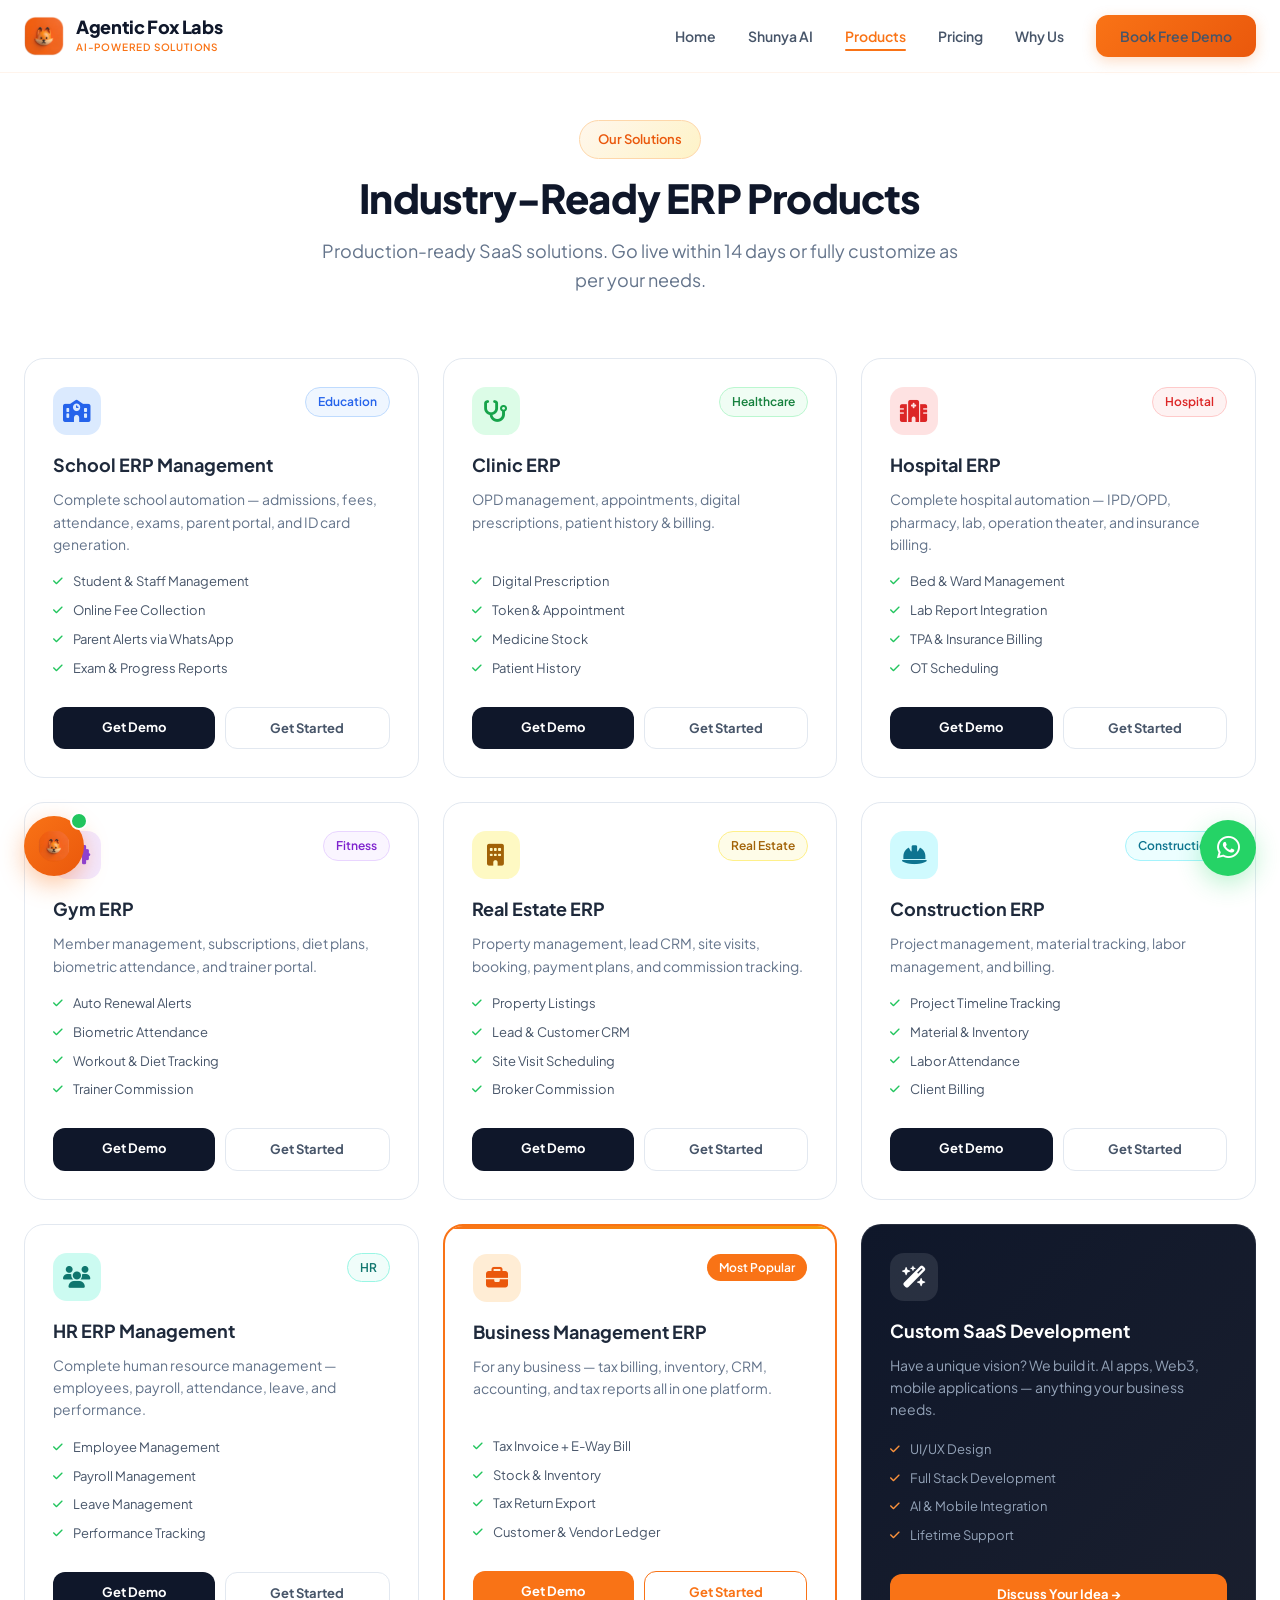
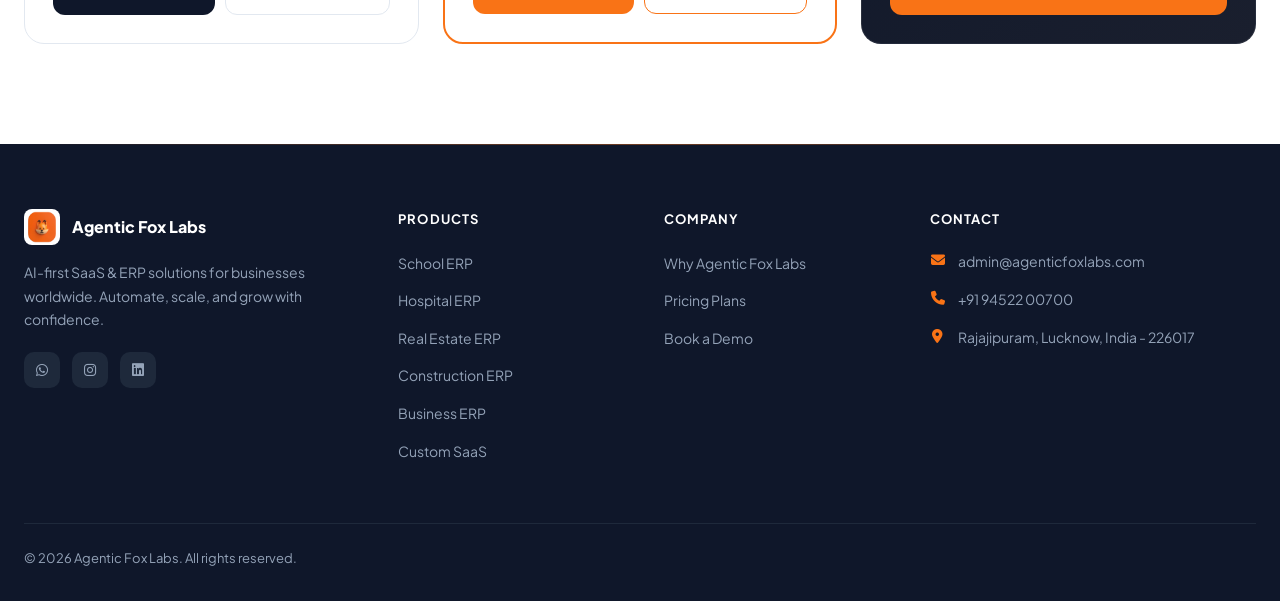
<file: products.html>
<!DOCTYPE html>
<html lang="en">
<head>
<head>
<meta charset="UTF-8">
<meta name="viewport" content="width=device-width, initial-scale=1.0">
<meta name="theme-color" content="#f97316">
<title>Our Products — Agentic Fox Labs | AI-Powered ERP Solutions</title>
<meta name="description" content="Explore our AI-powered ERP solutions for School, Hospital, HR, Real Estate, and more. Go live in 14 days.">
<meta name="robots" content="index, follow">
<link rel="canonical" href="https://agenticfoxlabs.com/products.html">

<link rel="icon" href="Untitled (4).png" type="image/png">

<link rel="preconnect" href="https://fonts.googleapis.com" crossorigin>
<link rel="preconnect" href="https://fonts.gstatic.com" crossorigin>
<link rel="preconnect" href="https://cdnjs.cloudflare.com" crossorigin>
<link href="https://fonts.googleapis.com/css2?family=Plus+Jakarta+Sans:wght@300;400;500;600;700;800&display=swap" rel="stylesheet">
<link rel="stylesheet" href="https://cdnjs.cloudflare.com/ajax/libs/font-awesome/6.5.1/css/all.min.css">

<style>
/* ===== RESET ===== */
*,*::before,*::after{margin:0;padding:0;box-sizing:border-box}
html{scroll-behavior:smooth;font-size:16px}
body{font-family:'Plus Jakarta Sans',system-ui,-apple-system,sans-serif;background:#fff;color:#1e293b;line-height:1.6;overflow-x:hidden;-webkit-font-smoothing:antialiased;-moz-osx-font-smoothing:grayscale}
img{max-width:100%;height:auto;display:block}
a{text-decoration:none;color:inherit}
button{font-family:inherit;cursor:pointer;border:none;background:none}
ul{list-style:none}

/* ===== VARIABLES ===== */
:root{--orange:#f97316;--orange-light:#fb923c;--orange-dark:#ea580c;--amber:#f59e0b;--slate-50:#f8fafc;--slate-100:#f1f5f9;--slate-200:#e2e8f0;--slate-300:#cbd5e1;--slate-400:#94a3b8;--slate-500:#64748b;--slate-600:#475569;--slate-700:#334155;--slate-800:#1e293b;--slate-900:#0f172a;--green:#22c55e;--blue:#3b82f6;--purple:#8b5cf6;--red:#ef4444;--teal:#14b8a6;--cyan:#06b6d4;--yellow:#eab308}

/* ===== SCROLL PROGRESS ===== */
#scrollProgress{position:fixed;top:0;left:0;height:3px;background:linear-gradient(90deg,var(--orange),var(--amber),var(--orange));z-index:9999;transform-origin:left;transform:scaleX(0);transition:transform .1s linear}

/* ===== NAVBAR ===== */
.navbar{position:fixed;top:0;left:0;right:0;z-index:1000;background:rgba(255,255,255,.92);backdrop-filter:blur(20px) saturate(180%);-webkit-backdrop-filter:blur(20px) saturate(180%);border-bottom:1px solid rgba(249,115,22,.08);transition:all .3s ease}
.navbar.scrolled{background:rgba(255,255,255,.98);box-shadow:0 1px 3px rgba(0,0,0,.04)}
.nav-container{max-width:1280px;margin:0 auto;padding:0 24px;height:72px;display:flex;align-items:center;justify-content:space-between}
.nav-logo{display:flex;align-items:center;gap:12px}
.nav-logo img{width:40px;height:40px;border-radius:10px;object-fit:cover}
.nav-logo-text{display:flex;flex-direction:column}
.nav-logo-text .brand{font-size:18px;font-weight:800;color:var(--slate-900);line-height:1.1;letter-spacing:-.02em}
.nav-logo-text .tag{font-size:10px;font-weight:600;color:var(--orange);text-transform:uppercase;letter-spacing:.08em;margin-top:2px}
.nav-links{display:flex;align-items:center;gap:32px}
.nav-links a{font-size:14px;font-weight:600;color:var(--slate-600);transition:color .2s ease;position:relative}
.nav-links a::after{content:'';position:absolute;bottom:-4px;left:0;width:0;height:2px;background:var(--orange);border-radius:2px;transition:width .3s ease}
.nav-links a:hover{color:var(--orange)}
.nav-links a:hover::after{width:100%}
.nav-links a.active{color:var(--orange)}
.nav-links a.active::after{width:100%}
.nav-cta{background:linear-gradient(135deg,var(--orange),var(--orange-dark));color:#fff;font-size:14px;font-weight:700;padding:10px 24px;border-radius:12px;transition:all .3s ease;box-shadow:0 4px 14px rgba(249,115,22,.25);position:relative;overflow:hidden}
.nav-cta:hover{transform:translateY(-2px);box-shadow:0 8px 24px rgba(249,115,22,.35)}
.nav-cta::after{content:'';position:absolute;top:-50%;left:-50%;width:200%;height:200%;background:linear-gradient(to right,transparent 0%,rgba(255,255,255,.2) 50%,transparent 100%);transform:rotate(30deg) translateX(-100%);transition:transform .6s}
.nav-cta:hover::after{transform:rotate(30deg) translateX(100%)}
.nav-mobile-btn{display:none;font-size:20px;color:var(--slate-700);padding:8px;border-radius:8px;transition:background .2s}
.nav-mobile-btn:hover{background:var(--slate-100)}

@media(max-width:768px){
  .nav-links{display:none}
  .nav-mobile-btn{display:block}
  .nav-container{height:64px}
}

/* ===== MOBILE MENU ===== */
.mobile-menu{position:fixed;top:64px;left:0;right:0;background:rgba(255,255,255,.98);backdrop-filter:blur(20px);border-bottom:1px solid var(--slate-200);z-index:999;transform:translateY(-100%);opacity:0;transition:all .35s cubic-bezier(.16,1,.3,1);pointer-events:none}
.mobile-menu.open{transform:translateY(0);opacity:1;pointer-events:auto}
.mobile-menu a{display:flex;align-items:center;gap:12px;padding:16px 24px;font-size:15px;font-weight:600;color:var(--slate-700);border-bottom:1px solid var(--slate-100);transition:all .2s}
.mobile-menu a:hover{background:var(--slate-50);color:var(--orange);padding-left:32px}
.mobile-menu a i{width:20px;color:var(--orange)}
.mobile-menu .mobile-cta{display:block;margin:16px 24px;background:linear-gradient(135deg,var(--orange),var(--orange-dark));color:#fff;text-align:center;padding:14px;border-radius:12px;font-weight:700;font-size:15px}

/* ===== SECTIONS COMMON ===== */
.section{padding:100px 24px}
.section-alt{background:var(--slate-50)}
.section-container{max-width:1280px;margin:0 auto}
.section-header{text-align:center;max-width:640px;margin:0 auto 64px}
.section-eyebrow{display:inline-flex;align-items:center;gap:8px;padding:8px 18px;border-radius:100px;font-size:13px;font-weight:600;background:linear-gradient(135deg,#fff7ed,#fef3c7);color:var(--orange-dark);border:1px solid #fed7aa;margin-bottom:16px}
.section-title{font-size:40px;font-weight:800;color:var(--slate-900);line-height:1.15;letter-spacing:-.02em;margin-bottom:16px}
.section-desc{font-size:18px;color:var(--slate-500);line-height:1.6}
@media(max-width:768px){.section{padding:64px 24px}.section-title{font-size:28px}}

/* ===== PRODUCTS PAGE ===== */
.prod-grid{display:grid;grid-template-columns:repeat(3,1fr);gap:24px}
@media(max-width:1024px){.prod-grid{grid-template-columns:repeat(2,1fr)}}
@media(max-width:640px){.prod-grid{grid-template-columns:1fr}}
.prod-card{background:#fff;border:1px solid var(--slate-200);border-radius:20px;padding:28px;display:flex;flex-direction:column;transition:all .4s cubic-bezier(.16,1,.3,1)}
.prod-card:hover{border-color:#fdba74;box-shadow:0 20px 48px rgba(249,115,22,.12);transform:translateY(-6px)}
.prod-card.featured{border:2px solid var(--orange);position:relative;overflow:hidden}
.prod-card.featured::before{content:'';position:absolute;top:0;left:0;right:0;height:3px;background:linear-gradient(90deg,var(--orange),var(--amber),var(--orange));background-size:200% 100%;animation:shimmer 2s linear infinite}
@keyframes shimmer{0%{background-position:200% 0}100%{background-position:-200% 0}}
.prod-card.dark{background:linear-gradient(135deg,var(--slate-900),#1a1f2e);border-color:rgba(255,255,255,.08);color:#fff}
.prod-card.dark:hover{border-color:rgba(249,115,22,.3);box-shadow:0 24px 48px rgba(0,0,0,.3)}
.prod-header{display:flex;align-items:flex-start;justify-content:space-between;margin-bottom:16px}
.prod-icon{width:48px;height:48px;border-radius:14px;display:flex;align-items:center;justify-content:center;font-size:22px}
.prod-tag{display:inline-flex;align-items:center;padding:4px 12px;border-radius:100px;font-size:12px;font-weight:600}
.prod-card h3{font-size:18px;font-weight:700;margin-bottom:8px}
.prod-card.dark h3{color:#fff}
.prod-card p{font-size:14px;color:var(--slate-500);line-height:1.6;margin-bottom:16px;flex-grow:1}
.prod-card.dark p{color:var(--slate-400)}
.prod-features{list-style:none;padding:0;margin:0 0 20px}
.prod-features li{display:flex;align-items:center;gap:10px;font-size:13px;color:var(--slate-600);margin-bottom:8px}
.prod-features li i{color:var(--green);font-size:11px}
.prod-card.dark .prod-features li{color:var(--slate-400)}
.prod-actions{display:flex;gap:10px;margin-top:auto}
.prod-btn{flex:1;text-align:center;padding:10px 16px;border-radius:12px;font-size:13px;font-weight:700;transition:all .2s}
.prod-btn-primary{background:var(--slate-900);color:#fff}
.prod-btn-primary:hover{background:var(--orange)}
.prod-btn-secondary{border:1px solid var(--slate-200);color:var(--slate-600)}
.prod-btn-secondary:hover{border-color:var(--orange);color:var(--orange)}
.prod-card.featured .prod-btn-primary{background:var(--orange)}
.prod-card.featured .prod-btn-primary:hover{background:var(--orange-dark)}
.prod-card.featured .prod-btn-secondary{border-color:var(--orange);color:var(--orange)}
.prod-card.dark .prod-btn-primary{background:var(--orange)}
.prod-card.dark .prod-btn-primary:hover{background:var(--orange-light)}

/* ===== FOOTER ===== */
.footer{background:var(--slate-900);color:var(--slate-400);position:relative}
.footer::before{content:'';display:block;height:1px;background:linear-gradient(to right,transparent,rgba(249,115,22,.4),transparent)}
.footer-container{max-width:1280px;margin:0 auto;padding:64px 24px 32px}
.footer-grid{display:grid;grid-template-columns:1.5fr 1fr 1fr 1.5fr;gap:48px;margin-bottom:48px}
@media(max-width:768px){.footer-grid{grid-template-columns:1fr 1fr;gap:32px}}
@media(max-width:480px){.footer-grid{grid-template-columns:1fr}}
.footer-brand{display:flex;align-items:center;gap:12px;margin-bottom:16px}
.footer-brand img{width:36px;height:36px;border-radius:8px;background:#fff;padding:2px}
.footer-brand span{font-size:16px;font-weight:800;color:#fff}
.footer-desc{font-size:14px;line-height:1.7;margin-bottom:20px}
.footer-social{display:flex;gap:12px}
.footer-social a{width:36px;height:36px;border-radius:10px;background:var(--slate-800);display:flex;align-items:center;justify-content:center;color:var(--slate-400);font-size:14px;transition:all .2s}
.footer-social a:hover{background:var(--orange);color:#fff}
.footer-heading{font-size:13px;font-weight:700;color:#fff;text-transform:uppercase;letter-spacing:.08em;margin-bottom:20px}
.footer-links li{margin-bottom:12px}
.footer-links a{font-size:14px;color:var(--slate-400);transition:color .2s}
.footer-links a:hover{color:var(--orange)}
.footer-contact li{display:flex;align-items:flex-start;gap:12px;margin-bottom:16px;font-size:14px}
.footer-contact li i{color:var(--orange);margin-top:3px;font-size:14px;width:16px;text-align:center;flex-shrink:0}
.footer-contact a{color:var(--slate-400);transition:color .2s}
.footer-contact a:hover{color:#fff}
.footer-bottom{border-top:1px solid var(--slate-800);padding-top:24px;display:flex;justify-content:space-between;align-items:center;flex-wrap:wrap;gap:12px;font-size:13px}

/* ===== WHATSAPP FLOAT ===== */
.wa-float{position:fixed;bottom:24px;right:24px;z-index:1000;width:56px;height:56px;border-radius:50%;background:#25d366;color:#fff;display:flex;align-items:center;justify-content:center;font-size:26px;box-shadow:0 8px 24px rgba(37,211,102,.3);transition:all .3s ease}
.wa-float:hover{transform:translateY(-4px) scale(1.05);box-shadow:0 12px 32px rgba(37,211,102,.4)}

/* ===== SCROLL TOP ===== */
.scroll-top{position:fixed;bottom:96px;right:24px;z-index:1000;width:44px;height:44px;border-radius:50%;background:var(--slate-800);color:#fff;display:flex;align-items:center;justify-content:center;font-size:14px;box-shadow:0 4px 12px rgba(0,0,0,.15);opacity:0;pointer-events:none;transform:translateY(10px);transition:all .3s ease}
.scroll-top.visible{opacity:1;pointer-events:auto;transform:translateY(0)}
.scroll-top:hover{background:var(--orange)}

/* ===== ANIMATIONS ===== */
.reveal{opacity:0;transform:translateY(40px);transition:opacity .8s cubic-bezier(.16,1,.3,1),transform .8s cubic-bezier(.16,1,.3,1)}
.reveal.visible{opacity:1;transform:translateY(0)}
.stagger-parent .stagger-child{opacity:0;transform:translateY(30px);transition:opacity .6s ease,transform .6s ease}
.stagger-parent.visible .stagger-child:nth-child(1){opacity:1;transform:translateY(0);transition-delay:.05s}
.stagger-parent.visible .stagger-child:nth-child(2){opacity:1;transform:translateY(0);transition-delay:.1s}
.stagger-parent.visible .stagger-child:nth-child(3){opacity:1;transform:translateY(0);transition-delay:.15s}
.stagger-parent.visible .stagger-child:nth-child(4){opacity:1;transform:translateY(0);transition-delay:.2s}
.stagger-parent.visible .stagger-child:nth-child(5){opacity:1;transform:translateY(0);transition-delay:.25s}
.stagger-parent.visible .stagger-child:nth-child(6){opacity:1;transform:translateY(0);transition-delay:.3s}
.stagger-parent.visible .stagger-child:nth-child(7){opacity:1;transform:translateY(0);transition-delay:.35s}
.stagger-parent.visible .stagger-child:nth-child(8){opacity:1;transform:translateY(0);transition-delay:.4s}
.stagger-parent.visible .stagger-child:nth-child(9){opacity:1;transform:translateY(0);transition-delay:.45s}

@media(max-width:480px){
  .fox-chat-btn{bottom:16px;left:16px;}
  .wa-float{bottom:16px;right:16px;}
  .fox-chat-window{width:calc(100vw - 32px) !important;left:16px !important;}
}

/* ===== FOX AI CHATBOT ===== */
.fox-chat-btn{position:fixed;bottom:24px;left:24px;z-index:1001;width:60px;height:60px;border-radius:50%;background:linear-gradient(135deg,#f97316,#ea580c);color:#fff;display:flex;align-items:center;justify-content:center;font-size:26px;box-shadow:0 8px 24px rgba(249,115,22,.4);cursor:pointer;border:none;transition:all .3s ease;}
.fox-chat-btn:hover{transform:translateY(-4px) scale(1.08);box-shadow:0 12px 32px rgba(249,115,22,.5);}
.fox-chat-btn .fox-notif{position:absolute;top:-4px;right:-4px;width:18px;height:18px;background:#22c55e;border-radius:50%;border:2px solid #fff;animation:pulseGreen 2s infinite;}
@keyframes pulseGreen{0%,100%{transform:scale(1)}50%{transform:scale(1.3)}}

.fox-chat-window{position:fixed;bottom:100px;left:24px;z-index:1002;width:360px;height:500px;background:#fff;border-radius:20px;box-shadow:0 20px 60px rgba(0,0,0,.15);display:flex;flex-direction:column;overflow:hidden;transform:scale(0) translateY(20px);transform-origin:bottom left;opacity:0;transition:all .3s cubic-bezier(.16,1,.3,1);pointer-events:none;}
.fox-chat-window.open{transform:scale(1) translateY(0);opacity:1;pointer-events:all;}

.fox-chat-header{background:linear-gradient(135deg,#0f172a,#1e293b);padding:16px 20px;display:flex;align-items:center;gap:12px;flex-shrink:0;}
.fox-avatar{width:40px;height:40px;border-radius:50%;background:linear-gradient(135deg,#f97316,#ea580c);display:flex;align-items:center;justify-content:center;font-size:20px;flex-shrink:0;}
.fox-header-info{flex:1;}
.fox-header-name{font-size:15px;font-weight:700;color:#fff;}
.fox-header-status{font-size:12px;color:#22c55e;display:flex;align-items:center;gap:5px;}
.fox-header-status::before{content:'';width:7px;height:7px;background:#22c55e;border-radius:50%;display:inline-block;}
.fox-close-btn{background:none;border:none;color:rgba(255,255,255,.5);font-size:18px;cursor:pointer;padding:4px;transition:color .2s;}
.fox-close-btn:hover{color:#fff;}

.fox-chat-messages{flex:1;overflow-y:auto;padding:16px;display:flex;flex-direction:column;gap:12px;scroll-behavior:smooth;}
.fox-chat-messages::-webkit-scrollbar{width:4px;}
.fox-chat-messages::-webkit-scrollbar-track{background:transparent;}
.fox-chat-messages::-webkit-scrollbar-thumb{background:#e2e8f0;border-radius:4px;}

.fox-msg{max-width:85%;padding:10px 14px;border-radius:16px;font-size:13.5px;line-height:1.6;animation:msgIn .3s ease;}
@keyframes msgIn{from{opacity:0;transform:translateY(8px)}to{opacity:1;transform:translateY(0)}}
.fox-msg.bot{background:#f8fafc;color:#1e293b;border-bottom-left-radius:4px;align-self:flex-start;border:1px solid #e2e8f0;}
.fox-msg.user{background:linear-gradient(135deg,#f97316,#ea580c);color:#fff;border-bottom-right-radius:4px;align-self:flex-end;}
.fox-msg.typing{background:#f8fafc;border:1px solid #e2e8f0;align-self:flex-start;}
.fox-typing-dots{display:flex;gap:4px;padding:2px 4px;}
.fox-typing-dots span{width:7px;height:7px;background:#94a3b8;border-radius:50%;animation:typingDot 1.2s infinite;}
.fox-typing-dots span:nth-child(2){animation-delay:.2s;}
.fox-typing-dots span:nth-child(3){animation-delay:.4s;}
@keyframes typingDot{0%,60%,100%{transform:translateY(0)}30%{transform:translateY(-6px)}}

.fox-quick-btns{padding:0 16px 12px;display:flex;gap:8px;flex-wrap:wrap;flex-shrink:0;}
.fox-quick-btn{background:#fff;border:1px solid #e2e8f0;border-radius:100px;padding:6px 14px;font-size:12px;font-weight:600;color:#475569;cursor:pointer;transition:all .2s;white-space:nowrap;}
.fox-quick-btn:hover{border-color:#f97316;color:#f97316;}

.fox-chat-input{padding:12px 16px;border-top:1px solid #f1f5f9;display:flex;gap:10px;align-items:center;flex-shrink:0;}
.fox-input{flex:1;border:1px solid #e2e8f0;border-radius:12px;padding:10px 14px;font-size:13.5px;font-family:inherit;outline:none;transition:border .2s;resize:none;max-height:80px;}
.fox-input:focus{border-color:#f97316;}
.fox-send-btn{width:38px;height:38px;border-radius:50%;background:linear-gradient(135deg,#f97316,#ea580c);color:#fff;border:none;cursor:pointer;display:flex;align-items:center;justify-content:center;font-size:15px;flex-shrink:0;transition:all .2s;}
.fox-send-btn:hover{transform:scale(1.1);}
.fox-send-btn:disabled{opacity:.5;cursor:not-allowed;transform:none;}

@media(max-width:480px){
  .fox-chat-window{width:calc(100vw - 32px);left:16px;bottom:90px;}
}
</style>

</head>

<body>
<div id="scrollProgress"></div>

<!-- NAVBAR -->
<nav class="navbar" id="navbar">
  <div class="nav-container">
    <a href="./index.html" class="nav-logo">
      <img src="Untitled (4).png" alt="Agentic Fox Labs" onerror="this.style.display='none'">
      <div class="nav-logo-text">
        <span class="brand">Agentic Fox Labs</span>
        <span class="tag">AI-Powered Solutions</span>
      </div>
    </a>
    <div class="nav-links">
      <a href="./index.html" data-page="home">Home</a>
      <a href="./Shunya.html" data-page="shunya">Shunya AI</a>
      <a href="./products.html" class="active" data-page="products">Products</a>
      <a href="./pricing.html" data-page="pricing">Pricing</a>
      <a href="./whyus.html" data-page="whyus">Why Us</a>
      <a href="./demo.html" class="nav-cta">Book Free Demo</a>
    </div>
    <button class="nav-mobile-btn" id="mobileMenuBtn" aria-label="Menu"><i class="fa-solid fa-bars"></i></button>
  </div>
</nav>

<div class="mobile-menu" id="mobileMenu">
  <a href="./index.html"><i class="fa-solid fa-home"></i> Home</a>
  <a href="./Shunya.html"><i class="fa-solid fa-robot"></i> Shunya AI</a>
  <a href="./products.html"><i class="fa-solid fa-grid-2"></i> Products</a>
  <a href="./pricing.html"><i class="fa-solid fa-tag"></i> Pricing</a>
  <a href="./whyus.html"><i class="fa-solid fa-star"></i> Why Us</a>
  <a href="./demo.html" class="mobile-cta"><i class="fa-solid fa-calendar-check"></i> Book Free Demo</a>
</div>

<!-- PRODUCTS SECTION -->
<section class="section" style="padding-top:120px">
  <div class="section-container">
    <div class="section-header reveal">
      <span class="section-eyebrow">Our Solutions</span>
      <h2 class="section-title">Industry-Ready ERP Products</h2>
      <p class="section-desc">Production-ready SaaS solutions. Go live within 14 days or fully customize as per your needs.</p>
    </div>
    <div class="prod-grid stagger-parent">
      <div class="stagger-child prod-card">
        <div class="prod-header">
          <div class="prod-icon" style="background:#dbeafe;color:#2563eb"><i class="fa-solid fa-school"></i></div>
          <span class="prod-tag" style="background:#eff6ff;color:#2563eb;border:1px solid #bfdbfe">Education</span>
        </div>
        <h3>School ERP Management</h3>
        <p>Complete school automation — admissions, fees, attendance, exams, parent portal, and ID card generation.</p>
        <ul class="prod-features">
          <li><i class="fa-solid fa-check"></i> Student & Staff Management</li>
          <li><i class="fa-solid fa-check"></i> Online Fee Collection</li>
          <li><i class="fa-solid fa-check"></i> Parent Alerts via WhatsApp</li>
          <li><i class="fa-solid fa-check"></i> Exam & Progress Reports</li>
        </ul>
        <div class="prod-actions">
          <a href="./demo.html" class="prod-btn prod-btn-primary">Get Demo</a>
          <a href="./demo.html" class="prod-btn prod-btn-secondary">Get Started</a>
        </div>
      </div>
      <div class="stagger-child prod-card">
        <div class="prod-header">
          <div class="prod-icon" style="background:#dcfce7;color:#16a34a"><i class="fa-solid fa-stethoscope"></i></div>
          <span class="prod-tag" style="background:#f0fdf4;color:#15803d;border:1px solid #bbf7d0">Healthcare</span>
        </div>
        <h3>Clinic ERP</h3>
        <p>OPD management, appointments, digital prescriptions, patient history & billing.</p>
        <ul class="prod-features">
          <li><i class="fa-solid fa-check"></i> Digital Prescription</li>
          <li><i class="fa-solid fa-check"></i> Token & Appointment</li>
          <li><i class="fa-solid fa-check"></i> Medicine Stock</li>
          <li><i class="fa-solid fa-check"></i> Patient History</li>
        </ul>
        <div class="prod-actions">
          <a href="./demo.html" class="prod-btn prod-btn-primary">Get Demo</a>
          <a href="./demo.html" class="prod-btn prod-btn-secondary">Get Started</a>
        </div>
      </div>
      <div class="stagger-child prod-card">
        <div class="prod-header">
          <div class="prod-icon" style="background:#fee2e2;color:#dc2626"><i class="fa-solid fa-hospital"></i></div>
          <span class="prod-tag" style="background:#fef2f2;color:#dc2626;border:1px solid #fecaca">Hospital</span>
        </div>
        <h3>Hospital ERP</h3>
        <p>Complete hospital automation — IPD/OPD, pharmacy, lab, operation theater, and insurance billing.</p>
        <ul class="prod-features">
          <li><i class="fa-solid fa-check"></i> Bed & Ward Management</li>
          <li><i class="fa-solid fa-check"></i> Lab Report Integration</li>
          <li><i class="fa-solid fa-check"></i> TPA & Insurance Billing</li>
          <li><i class="fa-solid fa-check"></i> OT Scheduling</li>
        </ul>
        <div class="prod-actions">
          <a href="./demo.html" class="prod-btn prod-btn-primary">Get Demo</a>
          <a href="./demo.html" class="prod-btn prod-btn-secondary">Get Started</a>
        </div>
      </div>
      <div class="stagger-child prod-card">
        <div class="prod-header">
          <div class="prod-icon" style="background:#f3e8ff;color:#7c3aed"><i class="fa-solid fa-dumbbell"></i></div>
          <span class="prod-tag" style="background:#faf5ff;color:#7e22ce;border:1px solid #e9d5ff">Fitness</span>
        </div>
        <h3>Gym ERP</h3>
        <p>Member management, subscriptions, diet plans, biometric attendance, and trainer portal.</p>
        <ul class="prod-features">
          <li><i class="fa-solid fa-check"></i> Auto Renewal Alerts</li>
          <li><i class="fa-solid fa-check"></i> Biometric Attendance</li>
          <li><i class="fa-solid fa-check"></i> Workout & Diet Tracking</li>
          <li><i class="fa-solid fa-check"></i> Trainer Commission</li>
        </ul>
        <div class="prod-actions">
          <a href="./demo.html" class="prod-btn prod-btn-primary">Get Demo</a>
          <a href="./demo.html" class="prod-btn prod-btn-secondary">Get Started</a>
        </div>
      </div>
      <div class="stagger-child prod-card">
        <div class="prod-header">
          <div class="prod-icon" style="background:#fef9c3;color:#a16207"><i class="fa-solid fa-building"></i></div>
          <span class="prod-tag" style="background:#fefce8;color:#a16207;border:1px solid #fef08a">Real Estate</span>
        </div>
        <h3>Real Estate ERP</h3>
        <p>Property management, lead CRM, site visits, booking, payment plans, and commission tracking.</p>
        <ul class="prod-features">
          <li><i class="fa-solid fa-check"></i> Property Listings</li>
          <li><i class="fa-solid fa-check"></i> Lead & Customer CRM</li>
          <li><i class="fa-solid fa-check"></i> Site Visit Scheduling</li>
          <li><i class="fa-solid fa-check"></i> Broker Commission</li>
        </ul>
        <div class="prod-actions">
          <a href="./demo.html" class="prod-btn prod-btn-primary">Get Demo</a>
          <a href="./demo.html" class="prod-btn prod-btn-secondary">Get Started</a>
        </div>
      </div>
      <div class="stagger-child prod-card">
        <div class="prod-header">
          <div class="prod-icon" style="background:#cffafe;color:#0e7490"><i class="fa-solid fa-helmet-safety"></i></div>
          <span class="prod-tag" style="background:#ecfeff;color:#0e7490;border:1px solid #a5f3fc">Construction</span>
        </div>
        <h3>Construction ERP</h3>
        <p>Project management, material tracking, labor management, and billing.</p>
        <ul class="prod-features">
          <li><i class="fa-solid fa-check"></i> Project Timeline Tracking</li>
          <li><i class="fa-solid fa-check"></i> Material & Inventory</li>
          <li><i class="fa-solid fa-check"></i> Labor Attendance</li>
          <li><i class="fa-solid fa-check"></i> Client Billing</li>
        </ul>
        <div class="prod-actions">
          <a href="./demo.html" class="prod-btn prod-btn-primary">Get Demo</a>
          <a href="./demo.html" class="prod-btn prod-btn-secondary">Get Started</a>
        </div>
      </div>
      <div class="stagger-child prod-card">
        <div class="prod-header">
          <div class="prod-icon" style="background:#ccfbf1;color:#0f766e"><i class="fa-solid fa-users"></i></div>
          <span class="prod-tag" style="background:#f0fdfa;color:#0f766e;border:1px solid #99f6e4">HR</span>
        </div>
        <h3>HR ERP Management</h3>
        <p>Complete human resource management — employees, payroll, attendance, leave, and performance.</p>
        <ul class="prod-features">
          <li><i class="fa-solid fa-check"></i> Employee Management</li>
          <li><i class="fa-solid fa-check"></i> Payroll Management</li>
          <li><i class="fa-solid fa-check"></i> Leave Management</li>
          <li><i class="fa-solid fa-check"></i> Performance Tracking</li>
        </ul>
        <div class="prod-actions">
          <a href="./demo.html" class="prod-btn prod-btn-primary">Get Demo</a>
          <a href="./demo.html" class="prod-btn prod-btn-secondary">Get Started</a>
        </div>
      </div>
      <div class="stagger-child prod-card featured">
        <div class="prod-header">
          <div class="prod-icon" style="background:#ffedd5;color:var(--orange-dark)"><i class="fa-solid fa-briefcase"></i></div>
          <span class="prod-tag" style="background:var(--orange);color:#fff">Most Popular</span>
        </div>
        <h3>Business Management ERP</h3>
        <p>For any business — tax billing, inventory, CRM, accounting, and tax reports all in one platform.</p>
        <ul class="prod-features">
          <li><i class="fa-solid fa-check"></i> Tax Invoice + E-Way Bill</li>
          <li><i class="fa-solid fa-check"></i> Stock & Inventory</li>
          <li><i class="fa-solid fa-check"></i> Tax Return Export</li>
          <li><i class="fa-solid fa-check"></i> Customer & Vendor Ledger</li>
        </ul>
        <div class="prod-actions">
          <a href="./demo.html" class="prod-btn prod-btn-primary" style="background:var(--orange)">Get Demo</a>
          <a href="./demo.html" class="prod-btn prod-btn-secondary" style="border-color:var(--orange);color:var(--orange)">Get Started</a>
        </div>
      </div>
      <div class="stagger-child prod-card dark">
        <div class="prod-icon" style="background:rgba(255,255,255,.1);color:#fff;margin-bottom:16px"><i class="fa-solid fa-wand-magic-sparkles"></i></div>
        <h3>Custom SaaS Development</h3>
        <p>Have a unique vision? We build it. AI apps, Web3, mobile applications — anything your business needs.</p>
        <ul class="prod-features">
          <li><i class="fa-solid fa-check" style="color:var(--orange-light)"></i> UI/UX Design</li>
          <li><i class="fa-solid fa-check" style="color:var(--orange-light)"></i> Full Stack Development</li>
          <li><i class="fa-solid fa-check" style="color:var(--orange-light)"></i> AI & Mobile Integration</li>
          <li><i class="fa-solid fa-check" style="color:var(--orange-light)"></i> Lifetime Support</li>
        </ul>
        <a href="./demo.html" class="prod-btn prod-btn-primary" style="background:var(--orange);margin-top:auto">Discuss Your Idea →</a>
      </div>
    </div>
  </div>
</section>

<!-- FOOTER -->
<footer class="footer">
  <div class="footer-container">
    <div class="footer-grid">
      <div>
        <div class="footer-brand">
          <img src="Untitled (4).png" alt="Agentic Fox Labs" onerror="this.style.display='none'">
          <span>Agentic Fox Labs</span>
        </div>
        <p class="footer-desc">AI-first SaaS & ERP solutions for businesses worldwide. Automate, scale, and grow with confidence.</p>
        <div class="footer-social">
          <a href="https://wa.me/919452200700" target="_blank" rel="noopener noreferrer" aria-label="WhatsApp"><i class="fa-brands fa-whatsapp"></i></a>
          <a href="https://www.instagram.com/agenticfoxlabs/" target="_blank" rel="noopener noreferrer" aria-label="Instagram"><i class="fa-brands fa-instagram"></i></a>
          <a href="https://www.linkedin.com/company/116364441/" target="_blank" rel="noopener noreferrer" aria-label="LinkedIn"><i class="fa-brands fa-linkedin"></i></a>
        </div>
      </div>
      <div>
        <h4 class="footer-heading">Products</h4>
        <ul class="footer-links">
          <li><a href="./products.html">School ERP</a></li>
          <li><a href="./products.html">Hospital ERP</a></li>
          <li><a href="./products.html">Real Estate ERP</a></li>
          <li><a href="./products.html">Construction ERP</a></li>
          <li><a href="./products.html">Business ERP</a></li>
          <li><a href="./products.html">Custom SaaS</a></li>
        </ul>
      </div>
      <div>
        <h4 class="footer-heading">Company</h4>
        <ul class="footer-links">
          <li><a href="./whyus.html">Why Agentic Fox Labs</a></li>
          <li><a href="./pricing.html">Pricing Plans</a></li>
          <li><a href="./demo.html">Book a Demo</a></li>
        </ul>
      </div>
      <div>
        <h4 class="footer-heading">Contact</h4>
        <ul class="footer-contact">
          <li><i class="fa-solid fa-envelope"></i><a href="mailto:admin@agenticfoxlabs.com">admin@agenticfoxlabs.com</a></li>
          <li><i class="fa-solid fa-phone"></i><a href="tel:+919452200700">+91 94522 00700</a></li>
          <li><i class="fa-solid fa-location-dot"></i><span>Rajajipuram, Lucknow, India - 226017</span></li>
        </ul>
      </div>
    </div>
    <div class="footer-bottom">
      <p>&copy; <span id="currentYear"></span> Agentic Fox Labs. All rights reserved.</p>
    </div>
  </div>
</footer>

<!-- FOX AI CHATBOT -->
<button class="fox-chat-btn" id="foxChatBtn" aria-label="Chat with Fox AI">
  <img src="Untitled (4).png" alt="Fox AI" style="width:32px;height:32px;border-radius:50%;object-fit:cover;">
  <span class="fox-notif"></span>
</button>

<div class="fox-chat-window" id="foxChatWindow">
  <div class="fox-chat-header">
    <div class="fox-avatar"><img src="Untitled (4).png" alt="Fox AI" style="width:100%;height:100%;border-radius:50%;object-fit:cover;"></div>
    <div class="fox-header-info">
      <div class="fox-header-name">Fox AI</div>
      <div class="fox-header-status">Online — AgenticFoxLabs</div>
    </div>
    <button class="fox-close-btn" id="foxCloseBtn">✕</button>
  </div>

  <div class="fox-chat-messages" id="foxMessages">
    <div class="fox-msg bot">👋 Hi! I'm <strong>Fox AI</strong>, your AgenticFoxLabs assistant!<br><br>I can help you with our ERP products, pricing, demos, and more. What can I help you with today?</div>
  </div>

  <div class="fox-quick-btns" id="foxQuickBtns">
    <button class="fox-quick-btn" onclick="foxQuickSend('What ERPs do you offer?')">📦 Our Products</button>
    <button class="fox-quick-btn" onclick="foxQuickSend('What is the pricing?')">💰 Pricing</button>
    <button class="fox-quick-btn" onclick="foxQuickSend('I want to book a demo')">📅 Book Demo</button>
  </div>

  <div class="fox-chat-input">
    <textarea class="fox-input" id="foxInput" placeholder="Ask me anything..." rows="1"></textarea>
    <button class="fox-send-btn" id="foxSendBtn">➤</button>
  </div>
</div>

<!-- WHATSAPP FLOAT -->
<a href="https://wa.me/919452200700?text=Hi%20Agentic%20Fox%20Labs!%20I%20want%20to%20know%20more%20about%20your%20ERP%20and%20SaaS%20solutions." target="_blank" rel="noopener noreferrer" class="wa-float" aria-label="Chat on WhatsApp"><i class="fa-brands fa-whatsapp"></i></a>

<!-- SCROLL TOP -->
<button class="scroll-top" id="scrollTopBtn" aria-label="Scroll to top"><i class="fa-solid fa-arrow-up"></i></button>

<script>
// ===== SCROLL PROGRESS =====
window.addEventListener('scroll',()=>{const p=document.getElementById('scrollProgress');if(p){const s=document.documentElement.scrollTop/(document.documentElement.scrollHeight-document.documentElement.clientHeight);p.style.transform='scaleX('+Math.min(s,1)+')'}},{passive:true});

// ===== NAVBAR SCROLL =====
window.addEventListener('scroll',()=>{document.getElementById('navbar').classList.toggle('scrolled',window.scrollY>50)},{passive:true});

// ===== MOBILE MENU =====
document.getElementById('mobileMenuBtn').onclick=function(){document.getElementById('mobileMenu').classList.toggle('open')};

// ===== SCROLL REVEAL =====
function observeAll(){
  const opts={threshold:.1,rootMargin:'0px 0px -50px 0px'};
  document.querySelectorAll('.reveal,.reveal-left,.reveal-right,.reveal-scale').forEach(el=>{
    new IntersectionObserver((entries,obs)=>{entries.forEach(e=>{if(e.isIntersecting){e.target.classList.add('visible');obs.unobserve(e.target)}})},opts).observe(el);
  });
  document.querySelectorAll('.stagger-parent').forEach(el=>{
    new IntersectionObserver((entries,obs)=>{entries.forEach(e=>{if(e.isIntersecting){e.target.classList.add('visible');obs.unobserve(e.target)}})},opts).observe(el);
  });
}

// ===== SCROLL TOP =====
const stb=document.getElementById('scrollTopBtn');
window.addEventListener('scroll',()=>{stb.classList.toggle('visible',window.scrollY>500)},{passive:true});
stb.onclick=()=>window.scrollTo({top:0,behavior:'smooth'});

// ===== YEAR =====
document.getElementById('currentYear').textContent=new Date().getFullYear();

// ===== INIT =====
observeAll();

// ===== FOX AI CHATBOT =====
const WORKER_URL = 'https://fox-ai-bot.abhaypawan01.workers.dev';
let foxOpen = false;
let foxTyping = false;

document.getElementById('foxChatBtn').onclick = function(){
  foxOpen = !foxOpen;
  document.getElementById('foxChatWindow').classList.toggle('open', foxOpen);
  if(foxOpen) {
    document.getElementById('foxInput').focus();
    document.querySelector('.fox-notif').style.display = 'none';
  }
};

document.getElementById('foxCloseBtn').onclick = function(){
  foxOpen = false;
  document.getElementById('foxChatWindow').classList.remove('open');
};

document.getElementById('foxInput').addEventListener('keydown', function(e){
  if(e.key === 'Enter' && !e.shiftKey){
    e.preventDefault();
    foxSendMessage();
  }
});

document.getElementById('foxSendBtn').onclick = foxSendMessage;

function foxQuickSend(msg){
  document.getElementById('foxInput').value = msg;
  document.getElementById('foxQuickBtns').style.display = 'none';
  foxSendMessage();
}

function foxAddMsg(text, type){
  const msgs = document.getElementById('foxMessages');
  const div = document.createElement('div');
  div.className = 'fox-msg ' + type;
  if(type === 'typing'){
    div.innerHTML = '<div class="fox-typing-dots"><span></span><span></span><span></span></div>';
  } else {
    div.innerHTML = text.replace(/\n/g, '<br>').replace(/\*\*(.*?)\*\*/g, '<strong>$1</strong>');
  }
  msgs.appendChild(div);
  msgs.scrollTop = msgs.scrollHeight;
  return div;
}

// ===== 3D TILT EFFECT FOR PRODUCT CARDS =====
const cards = document.querySelectorAll('.prod-card');
cards.forEach(card => {
  card.addEventListener('mousemove', (e) => {
    const rect = card.getBoundingClientRect();
    const x = e.clientX - rect.left; // X position within the element
    const y = e.clientY - rect.top;  // Y position within the element
    
    // Calculate tilt (Adjust 20 for more/less tilt)
    const centerX = rect.width / 2;
    const centerY = rect.height / 2;
    const tiltX = (y - centerY) / 15; 
    const tiltY = (centerX - x) / 15;
    
    card.style.transform = `perspective(1000px) rotateX(${tiltX}deg) rotateY(${tiltY}deg) scale3d(1.03, 1.03, 1.03)`;
  });

  card.addEventListener('mouseleave', () => {
    card.style.transform = 'perspective(1000px) rotateX(0deg) rotateY(0deg) scale3d(1, 1, 1)';
    card.style.transition = 'transform 0.5s ease';
  });

  card.addEventListener('mouseenter', () => {
    card.style.transition = 'none';
  });
});

async function foxSendMessage(){
  if(foxTyping) return;
  const input = document.getElementById('foxInput');
  const msg = input.value.trim();
  if(!msg) return;

  input.value = '';
  input.style.height = 'auto';
  foxAddMsg(msg, 'user');
  
  // FIX 1: Worker ko messages array chahiye, isliye history usi format mein bhej rahe hain
  conversationHistory.push({ role: 'user', content: msg });

  foxTyping = true;
  document.getElementById('foxSendBtn').disabled = true;
  const typingEl = foxAddMsg('', 'typing');

  try {
    const res = await fetch(WORKER_URL, {
      method: 'POST',
      headers: { 'Content-Type': 'application/json' },
      body: JSON.stringify({
        messages: conversationHistory.slice(-10) // Worker ko 'messages' key chahiye
      })
    });
    
    const data = await res.json();
    typingEl.remove();
    
    // FIX 2: Worker raw Groq response bhejta hai, usme answer 'choices' array ke andar hota hai
    const reply = data.choices?.[0]?.message?.content || 'Sorry, I am unable to respond right now. Please WhatsApp us at +91 94522 00700';
    
    foxAddMsg(reply, 'bot');
    // History mein bot ka reply bhi 'assistant' role mein daalo taaki context bane rahe
    conversationHistory.push({ role: 'assistant', content: reply });
    
  } catch(err) {
    typingEl.remove();
    foxAddMsg('Network error. Please WhatsApp us at +91 94522 00700 🙏', 'bot');
  }

  foxTyping = false;
  document.getElementById('foxSendBtn').disabled = false;
  document.getElementById('foxInput').focus();
}
document.getElementById('foxInput').addEventListener('input', function(){
  this.style.height = 'auto';
  this.style.height = Math.min(this.scrollHeight, 80) + 'px';
});
</script>

</body>
</html>
</file>
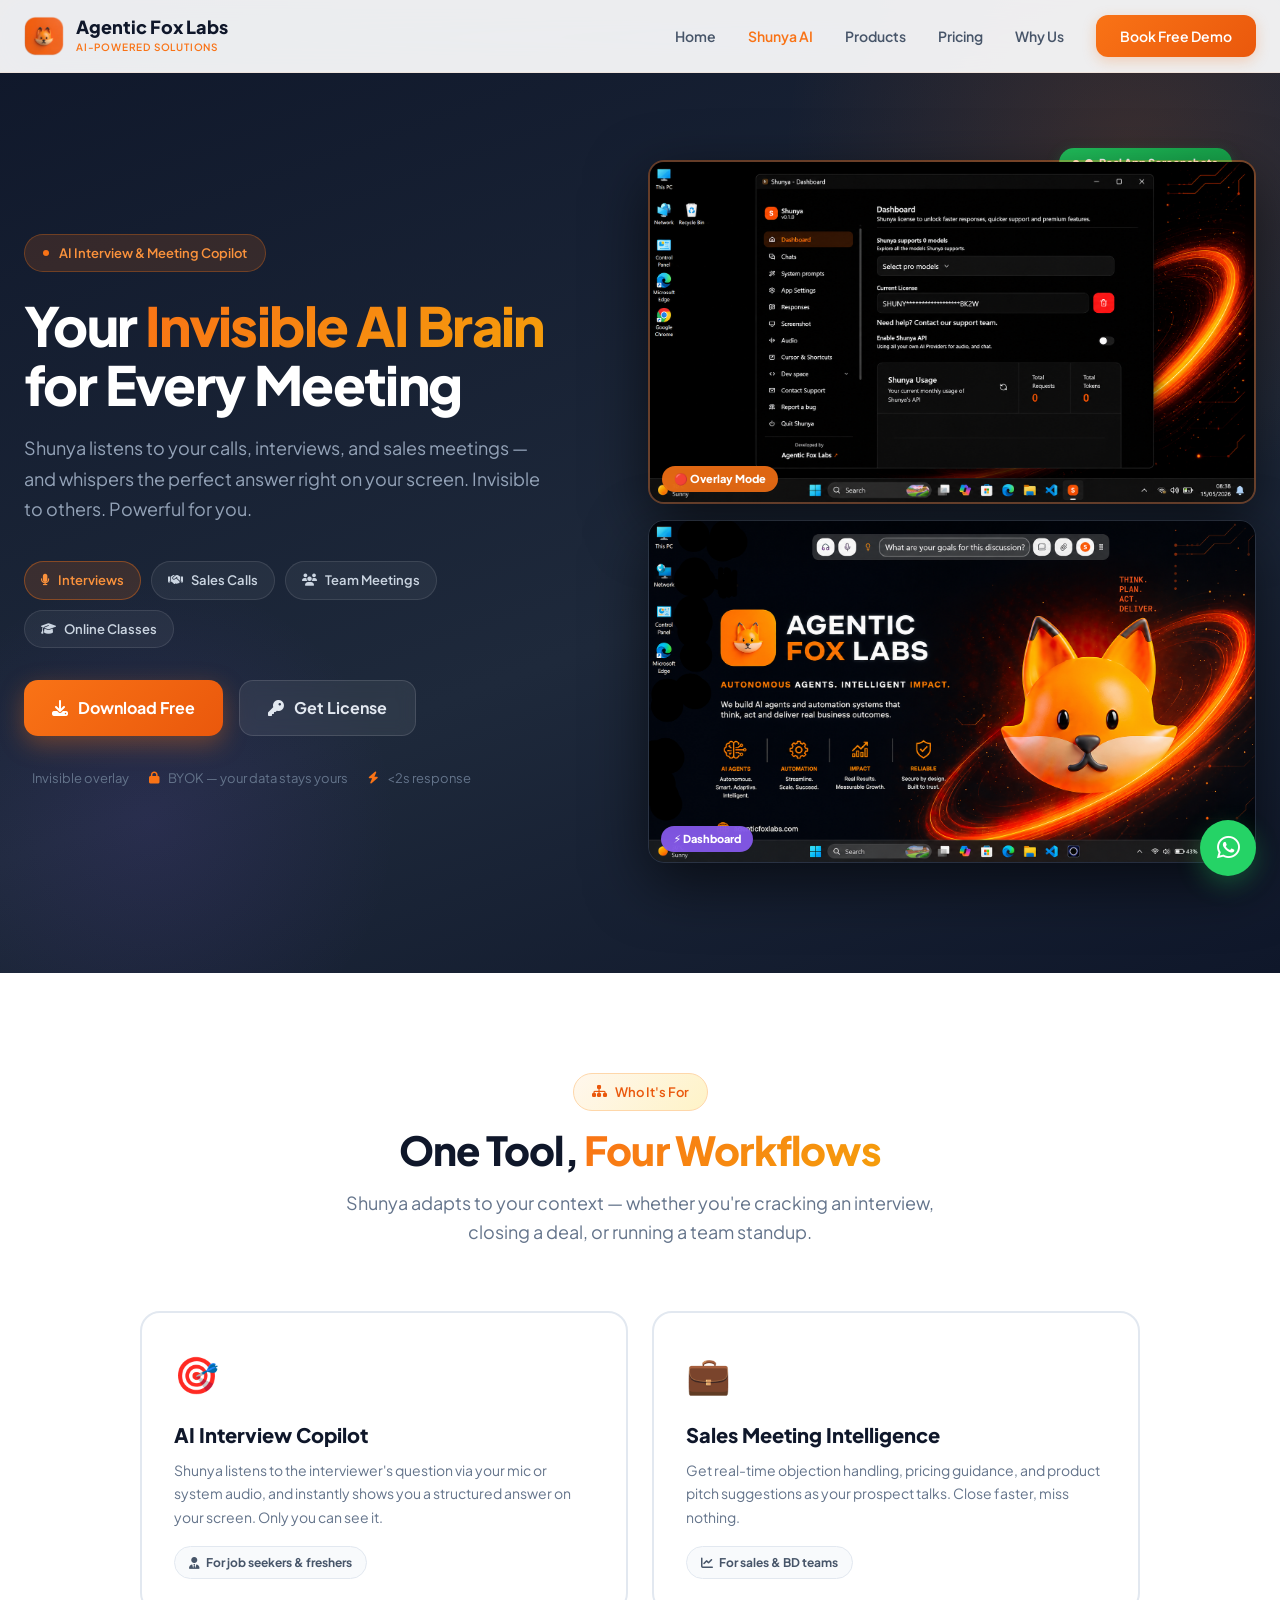
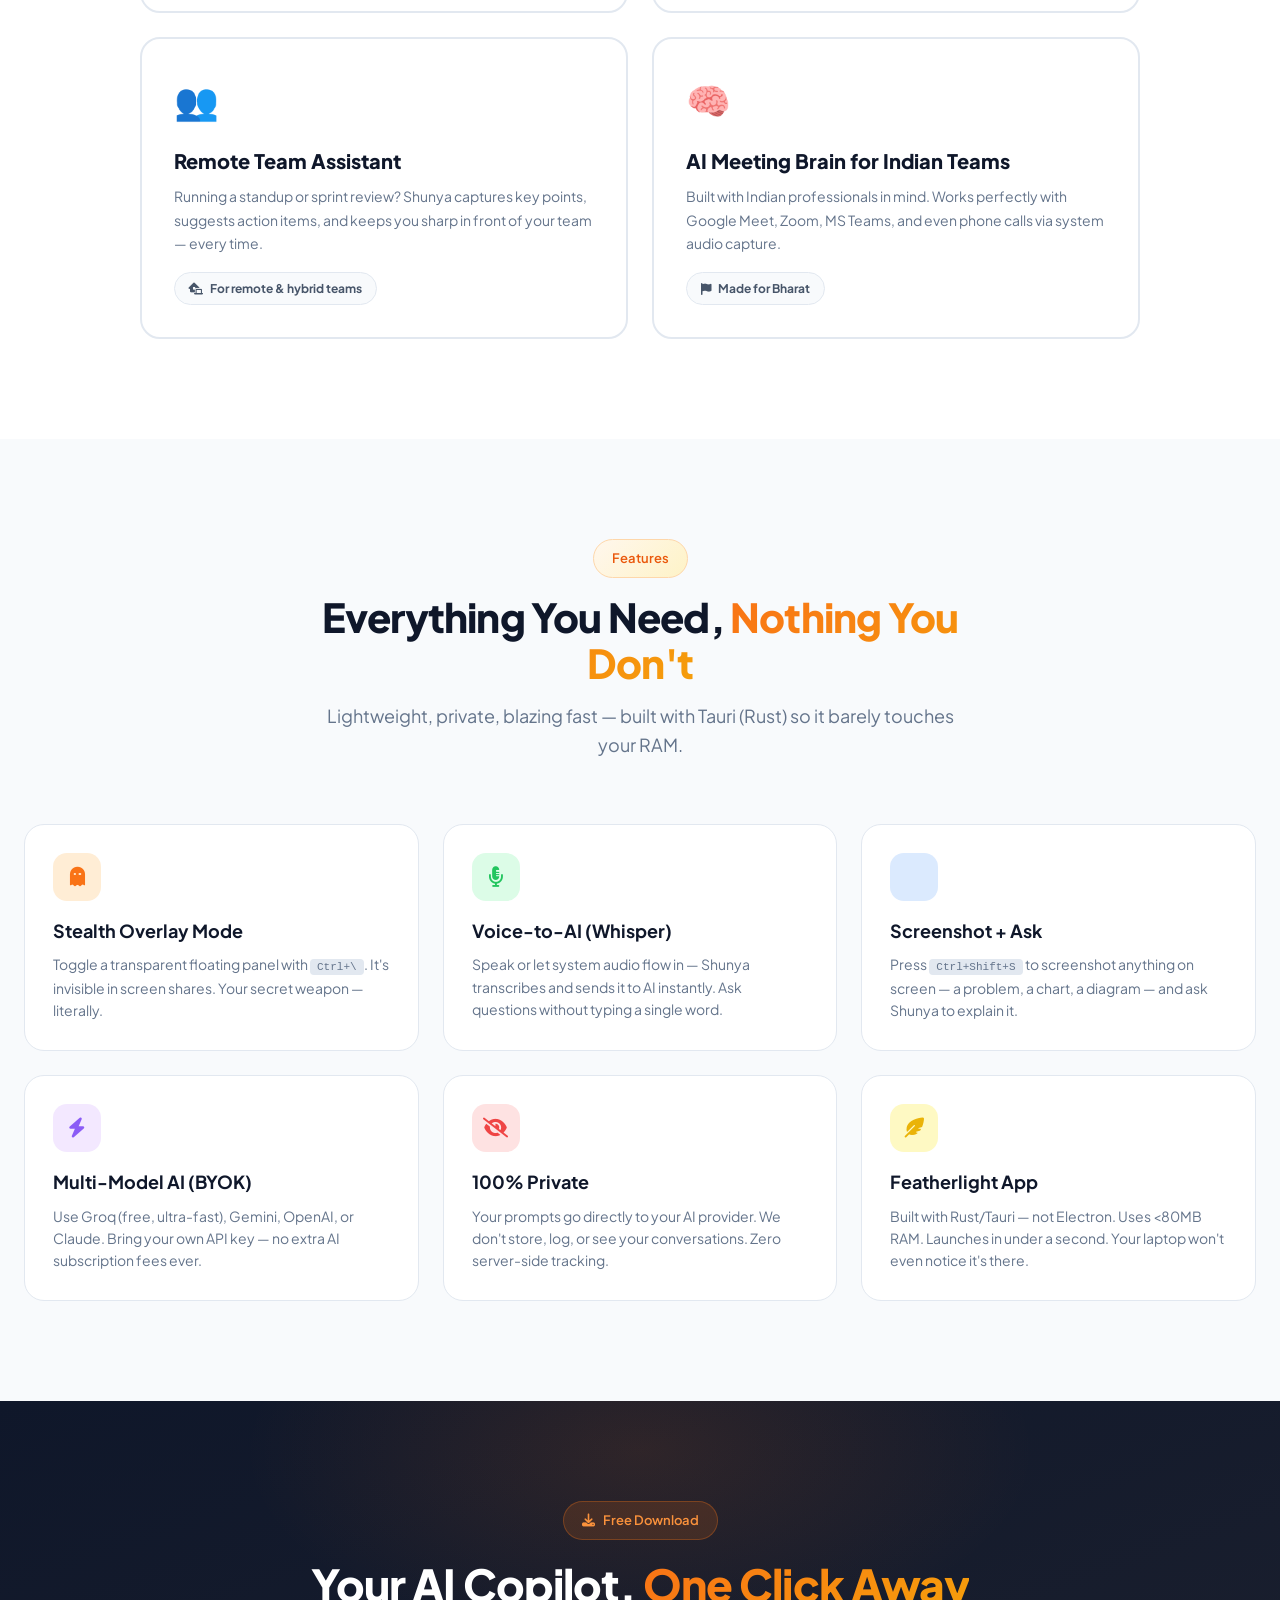
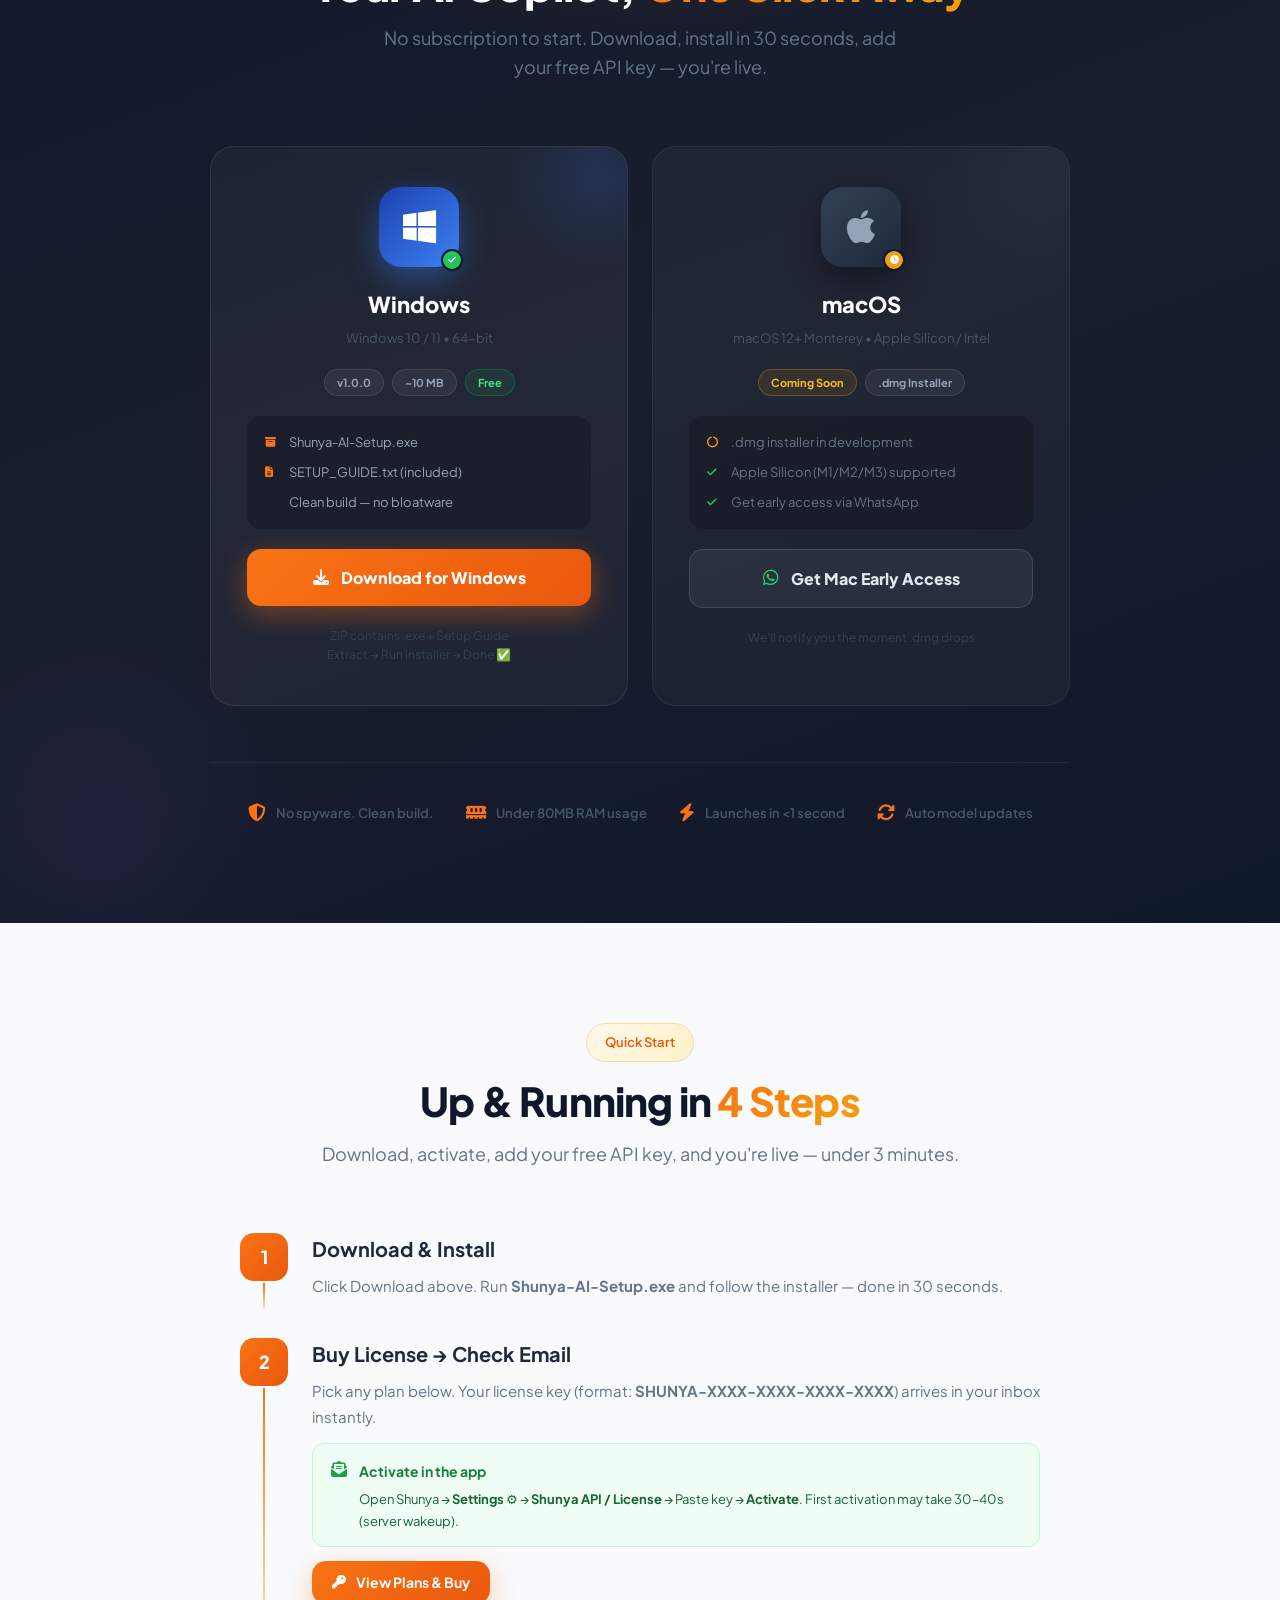
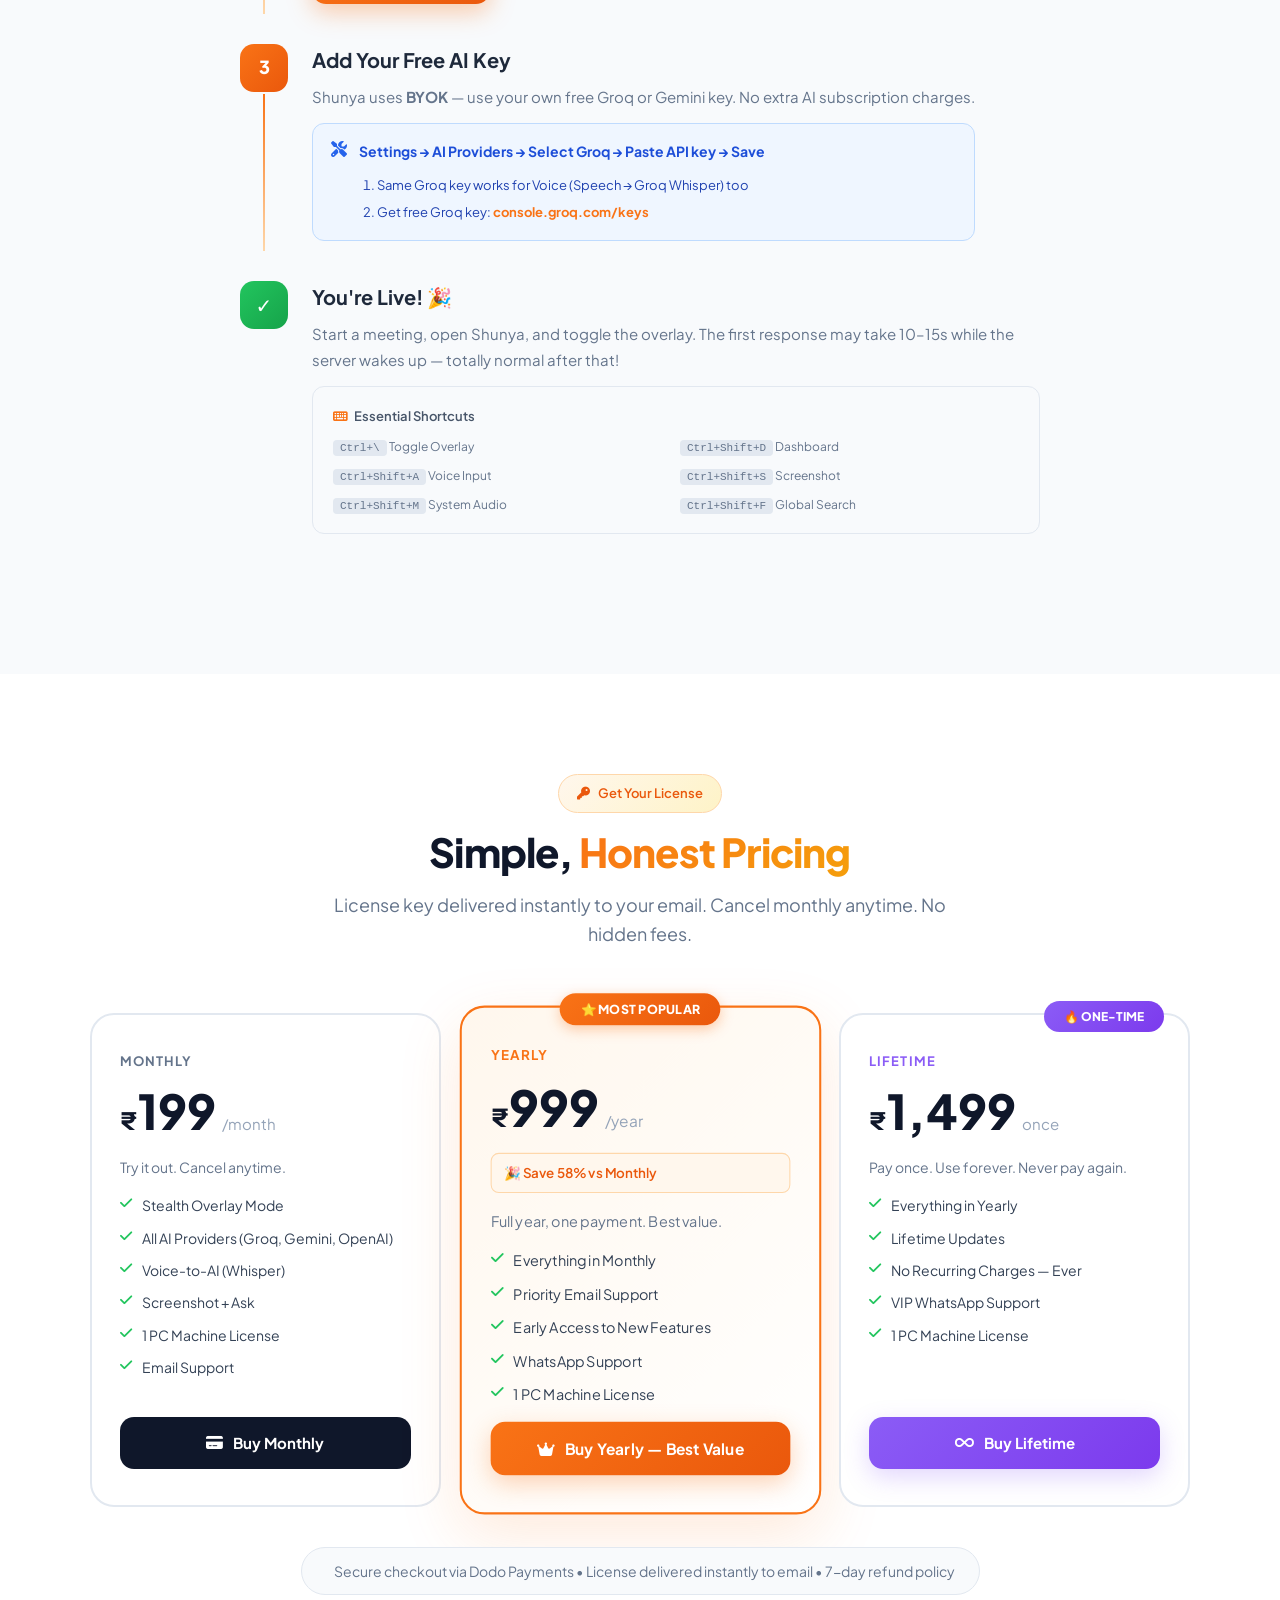
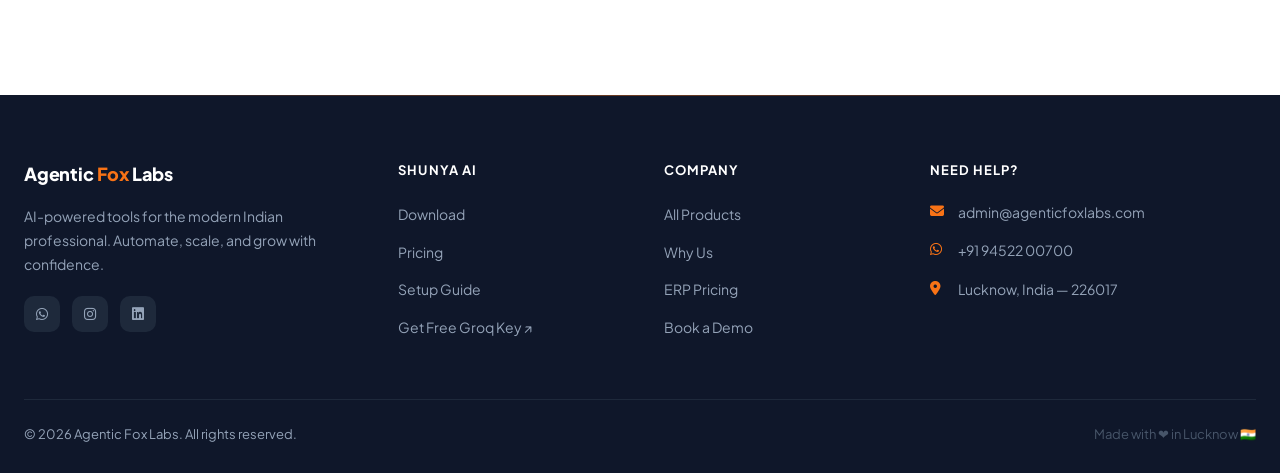
<file: Shunya.html>
<!DOCTYPE html>
<html lang="en">
<head>
<meta charset="UTF-8">
<meta name="viewport" content="width=device-width, initial-scale=1.0">
<title>Shunya AI — Your Invisible AI Copilot for Meetings, Interviews & Sales</title>
<meta name="description" content="Shunya AI is a stealth desktop assistant that listens, understands, and gives you real-time AI answers during meetings, interviews, and sales calls. For Windows.">
<meta name="robots" content="index, follow">
<meta http-equiv="X-Content-Type-Options" content="nosniff">
<meta http-equiv="X-Frame-Options" content="DENY">
<meta http-equiv="X-XSS-Protection" content="1; mode=block">
<meta name="referrer" content="strict-origin-when-cross-origin">
<meta http-equiv="Permissions-Policy" content="camera=(), microphone=(), geolocation=()">
<meta name="theme-color" content="#f97316">
<meta name="apple-mobile-web-app-capable" content="yes">
<meta name="apple-mobile-web-app-status-bar-style" content="default">
<link rel="canonical" href="https://agenticfoxlabs.com/Shunya.html">
<link rel="icon" href="Untitled (4).png" type="image/png">
<link rel="preconnect" href="https://fonts.googleapis.com" crossorigin>
<link rel="preconnect" href="https://fonts.gstatic.com" crossorigin>
<link href="https://fonts.googleapis.com/css2?family=Plus+Jakarta+Sans:wght@300;400;500;600;700;800&display=swap" rel="stylesheet">
<link rel="stylesheet" href="https://cdnjs.cloudflare.com/ajax/libs/font-awesome/6.5.1/css/all.min.css">

<style>
*,*::before,*::after{margin:0;padding:0;box-sizing:border-box}
html{scroll-behavior:smooth;font-size:16px}
body{font-family:'Plus Jakarta Sans',system-ui,-apple-system,sans-serif;background:#fff;color:#1e293b;line-height:1.6;overflow-x:hidden;-webkit-font-smoothing:antialiased}
img{max-width:100%;height:auto;display:block}
a{text-decoration:none;color:inherit}
button{font-family:inherit;cursor:pointer;border:none;background:none}
ul{list-style:none}
:root{--orange:#f97316;--orange-light:#fb923c;--orange-dark:#ea580c;--amber:#f59e0b;--slate-50:#f8fafc;--slate-100:#f1f5f9;--slate-200:#e2e8f0;--slate-300:#cbd5e1;--slate-400:#94a3b8;--slate-500:#64748b;--slate-600:#475569;--slate-700:#334155;--slate-800:#1e293b;--slate-900:#0f172a;--green:#22c55e;--blue:#3b82f6;--purple:#8b5cf6}

/* NAV */
.navbar{position:fixed;top:0;left:0;right:0;z-index:1000;background:rgba(255,255,255,.92);backdrop-filter:blur(20px) saturate(180%);border-bottom:1px solid rgba(249,115,22,.08);transition:all .3s ease}
.navbar.scrolled{background:rgba(255,255,255,.98);box-shadow:0 1px 3px rgba(0,0,0,.04)}
.nav-container{max-width:1280px;margin:0 auto;padding:0 24px;height:72px;display:flex;align-items:center;justify-content:space-between}
.nav-logo{display:flex;align-items:center;gap:12px}
.nav-logo img{width:40px;height:40px;border-radius:10px;object-fit:cover}
.nav-logo-text{display:flex;flex-direction:column}
.nav-logo-text .brand{font-size:18px;font-weight:800;color:var(--slate-900);line-height:1.1}
.nav-logo-text .tag{font-size:10px;font-weight:600;color:var(--orange);text-transform:uppercase;letter-spacing:.08em;margin-top:2px}
.nav-links{display:flex;align-items:center;gap:32px}
.nav-links a{font-size:14px;font-weight:600;color:var(--slate-600);transition:color .2s;position:relative}
.nav-links a:hover{color:var(--orange)}
.nav-links a.active{color:var(--orange)}
.nav-cta{background:linear-gradient(135deg,var(--orange),var(--orange-dark));color:#fff !important;font-size:14px;font-weight:700;padding:10px 24px;border-radius:12px;box-shadow:0 4px 14px rgba(249,115,22,.25)}
.nav-cta:hover{transform:translateY(-2px);box-shadow:0 8px 24px rgba(249,115,22,.35)}
.nav-mobile-btn{display:none;font-size:20px;color:var(--slate-700)}
.mobile-menu{display:none;position:fixed;top:72px;left:0;right:0;background:#fff;border-bottom:1px solid var(--slate-200);z-index:999;padding:16px 24px;flex-direction:column;gap:4px;box-shadow:0 8px 24px rgba(0,0,0,.08)}
.mobile-menu.open{display:flex}
.mobile-menu a{padding:12px 16px;border-radius:10px;font-size:15px;font-weight:600;color:var(--slate-700);display:flex;align-items:center;gap:12px}
.mobile-menu a:hover,.mobile-menu a.active{background:var(--slate-50);color:var(--orange)}
.mobile-menu .mobile-cta{background:linear-gradient(135deg,var(--orange),var(--orange-dark));color:#fff;border-radius:12px;margin-top:8px;justify-content:center}
@media(max-width:768px){.nav-links{display:none}.nav-mobile-btn{display:block}}

/* SECTIONS */
.section{padding:100px 24px}
.section-alt{background:var(--slate-50)}
.section-container{max-width:1280px;margin:0 auto}
.section-header{text-align:center;max-width:640px;margin:0 auto 64px}
.section-eyebrow{display:inline-flex;align-items:center;gap:8px;padding:8px 18px;border-radius:100px;font-size:13px;font-weight:600;background:linear-gradient(135deg,#fff7ed,#fef3c7);color:var(--orange-dark);border:1px solid #fed7aa;margin-bottom:16px}
.section-title{font-size:40px;font-weight:800;color:var(--slate-900);line-height:1.15;letter-spacing:-.02em;margin-bottom:16px}
.gradient-text{background:linear-gradient(135deg,var(--orange),var(--amber));-webkit-background-clip:text;-webkit-text-fill-color:transparent}
.section-desc{font-size:18px;color:var(--slate-500);line-height:1.6}

/* HERO */
.shunya-hero{padding:160px 24px 110px;background:linear-gradient(160deg,#0f172a 0%,#1e293b 60%,#0f172a 100%);position:relative;overflow:hidden}
.shunya-hero::before{content:'';position:absolute;top:-200px;right:-200px;width:700px;height:700px;background:radial-gradient(circle,rgba(249,115,22,.15) 0%,transparent 70%);pointer-events:none}
.shunya-hero::after{content:'';position:absolute;bottom:-100px;left:-100px;width:500px;height:500px;background:radial-gradient(circle,rgba(139,92,246,.1) 0%,transparent 70%);pointer-events:none}
.shunya-hero-grid{max-width:1280px;margin:0 auto;display:grid;grid-template-columns:1fr 1.1fr;gap:72px;align-items:center;position:relative;z-index:2}
.hero-eyebrow{display:inline-flex;align-items:center;gap:10px;padding:8px 18px;border-radius:100px;font-size:13px;font-weight:600;background:rgba(249,115,22,.15);color:#fb923c;border:1px solid rgba(249,115,22,.3);margin-bottom:24px}
.hero-eyebrow .dot{width:6px;height:6px;border-radius:50%;background:#f97316;animation:pulse 2s infinite}
@keyframes pulse{0%,100%{opacity:1;transform:scale(1)}50%{opacity:.5;transform:scale(1.3)}}
.shunya-hero h1{font-size:54px;font-weight:800;line-height:1.08;letter-spacing:-.03em;color:#fff;margin-bottom:20px}
.shunya-hero h1 .hl{background:linear-gradient(135deg,#f97316,#f59e0b);-webkit-background-clip:text;-webkit-text-fill-color:transparent}
.shunya-hero .hero-sub{font-size:18px;color:#94a3b8;margin-bottom:36px;line-height:1.7;max-width:520px}
.hero-btns{display:flex;gap:16px;flex-wrap:wrap;margin-bottom:32px}
.btn-primary{display:inline-flex;align-items:center;gap:10px;background:linear-gradient(135deg,var(--orange),var(--orange-dark));color:#fff;font-weight:700;padding:14px 28px;border-radius:14px;font-size:16px;box-shadow:0 8px 24px rgba(249,115,22,.35);transition:all .3s}
.btn-primary:hover{transform:translateY(-3px);box-shadow:0 12px 32px rgba(249,115,22,.5)}
.btn-ghost{display:inline-flex;align-items:center;gap:10px;background:rgba(255,255,255,.07);color:#e2e8f0;font-weight:700;padding:14px 28px;border-radius:14px;font-size:16px;border:1px solid rgba(255,255,255,.12);transition:all .3s;backdrop-filter:blur(8px)}
.btn-ghost:hover{background:rgba(255,255,255,.12);border-color:rgba(249,115,22,.4);color:#fff}
.hero-trust{display:flex;align-items:center;gap:20px;flex-wrap:wrap}
.hero-trust-item{display:flex;align-items:center;gap:8px;font-size:13px;color:#64748b}
.hero-trust-item i{color:#f97316;font-size:12px}

/* USE CASE PILLS */
.use-cases{display:flex;gap:10px;flex-wrap:wrap;margin-bottom:32px}
.uc-pill{display:inline-flex;align-items:center;gap:8px;padding:8px 16px;border-radius:100px;font-size:13px;font-weight:600;border:1px solid rgba(255,255,255,.1);background:rgba(255,255,255,.05);color:#cbd5e1;transition:all .3s}
.uc-pill i{font-size:12px}
.uc-pill.active-pill{background:rgba(249,115,22,.15);border-color:rgba(249,115,22,.4);color:#fb923c}

/* HERO VISUAL */
.hero-visual-wrap{position:relative}
.hero-mockup{background:#1e293b;border:1px solid rgba(255,255,255,.08);border-radius:20px;overflow:hidden;box-shadow:0 40px 80px rgba(0,0,0,.5)}
.mockup-bar{background:#0f172a;padding:12px 16px;display:flex;align-items:center;gap:8px;border-bottom:1px solid rgba(255,255,255,.06)}
.mockup-dot{width:10px;height:10px;border-radius:50%}
.mockup-title{font-size:12px;color:#475569;font-weight:600;margin-left:8px;font-family:monospace}
.mockup-body{padding:20px}
.mockup-msg{display:flex;gap:10px;margin-bottom:14px;align-items:flex-start}
.mockup-avatar{width:28px;height:28px;border-radius:8px;display:flex;align-items:center;justify-content:center;font-size:12px;flex-shrink:0}
.mockup-bubble{background:rgba(255,255,255,.05);border-radius:12px;padding:10px 14px;font-size:13px;line-height:1.6;color:#cbd5e1;border:1px solid rgba(255,255,255,.06)}
.mockup-bubble.ai{background:rgba(249,115,22,.1);border-color:rgba(249,115,22,.2);color:#fed7aa}
.mockup-badge{position:absolute;top:-12px;right:24px;background:linear-gradient(135deg,var(--green),#16a34a);color:#fff;font-size:11px;font-weight:800;padding:6px 14px;border-radius:30px;display:flex;align-items:center;gap:6px;box-shadow:0 4px 14px rgba(34,197,94,.3)}
.mockup-badge::before{content:'';width:6px;height:6px;border-radius:50%;background:#fff;animation:pulse 1.5s infinite}

@media(max-width:900px){.shunya-hero-grid{grid-template-columns:1fr}.hero-visual-wrap{margin-top:48px}}
@media(max-width:640px){.shunya-hero{padding:120px 24px 80px}.shunya-hero h1{font-size:36px}}
@media(max-width:700px){#download .reveal[style*="grid-template-columns:1fr 1fr"]{grid-template-columns:1fr!important}}

/* FEATURES */
.feat-grid{display:grid;grid-template-columns:repeat(3,1fr);gap:24px}
.feat-card{background:#fff;border:1px solid var(--slate-200);border-radius:20px;padding:28px;transition:all .3s}
.feat-card:hover{transform:translateY(-5px);box-shadow:0 16px 40px rgba(249,115,22,.1);border-color:#fdba74}
.feat-icon{width:48px;height:48px;border-radius:14px;display:flex;align-items:center;justify-content:center;font-size:20px;margin-bottom:16px}
.feat-card h3{font-size:18px;font-weight:700;margin-bottom:8px;color:var(--slate-900)}
.feat-card p{font-size:14px;color:var(--slate-500);line-height:1.6}
@media(max-width:1024px){.feat-grid{grid-template-columns:repeat(2,1fr)}}
@media(max-width:640px){.feat-grid{grid-template-columns:1fr}}

/* USE CASE SECTION */
.usecase-grid{display:grid;grid-template-columns:1fr 1fr;gap:24px;max-width:1000px;margin:0 auto}
.usecase-card{background:#fff;border:2px solid var(--slate-200);border-radius:20px;padding:32px;transition:all .3s;position:relative;overflow:hidden}
.usecase-card::before{content:'';position:absolute;top:0;left:0;right:0;height:3px;background:linear-gradient(90deg,var(--orange),var(--amber));transform:scaleX(0);transform-origin:left;transition:transform .3s}
.usecase-card:hover{transform:translateY(-4px);box-shadow:0 20px 50px rgba(0,0,0,.08)}
.usecase-card:hover::before{transform:scaleX(1)}
.usecase-icon{font-size:36px;margin-bottom:16px}
.usecase-card h3{font-size:20px;font-weight:800;margin-bottom:8px;color:var(--slate-900)}
.usecase-card p{font-size:14px;color:var(--slate-500);line-height:1.7}
.usecase-tag{display:inline-flex;align-items:center;gap:6px;margin-top:16px;padding:6px 14px;background:var(--slate-50);border-radius:100px;font-size:12px;font-weight:700;color:var(--slate-600);border:1px solid var(--slate-200)}
@media(max-width:640px){.usecase-grid{grid-template-columns:1fr}}

/* STEPS */
.steps-container{max-width:800px;margin:0 auto}
.step-item{display:flex;gap:24px;margin-bottom:40px;position:relative}
.step-item:not(:last-child)::after{content:'';position:absolute;left:23px;top:50px;bottom:-10px;width:2px;background:linear-gradient(180deg,var(--orange),#fed7aa)}
.step-num{width:48px;height:48px;border-radius:14px;background:linear-gradient(135deg,var(--orange),var(--orange-dark));color:#fff;font-size:18px;font-weight:800;display:flex;align-items:center;justify-content:center;flex-shrink:0}
.step-content h3{font-size:20px;font-weight:700;margin-bottom:8px}
.step-content p{font-size:15px;color:var(--slate-500);line-height:1.7}
.step-warning{background:#fef2f2;border:1px solid #fecaca;color:#991b1b;padding:14px 18px;border-radius:12px;margin-top:12px;font-size:14px;display:flex;gap:12px;align-items:flex-start}
.step-warning i{margin-top:3px;color:#ef4444}
.info-box{padding:14px 18px;border-radius:12px;margin-top:14px;display:flex;gap:12px;align-items:flex-start}
.info-box.green{background:#f0fdf4;border:1px solid #bbf7d0}
.info-box.blue{background:#eff6ff;border:1px solid #bfdbfe}
.info-box ol{font-size:13px;padding-left:18px;line-height:2.1;margin-top:6px}

/* SHORTCUTS */
.shortcuts-box{background:var(--slate-50);border:1px solid var(--slate-200);border-radius:12px;padding:18px 20px;margin-top:14px}
.shortcuts-grid{display:grid;grid-template-columns:1fr 1fr;gap:8px;margin-top:10px}
kbd{background:#e2e8f0;padding:2px 7px;border-radius:4px;font-size:11px;font-family:monospace}

/* PRICING */
.pricing-grid{display:grid;grid-template-columns:repeat(3,1fr);gap:24px;max-width:1100px;margin:0 auto}
.price-card{background:#fff;border:2px solid var(--slate-200);border-radius:24px;padding:36px 28px;display:flex;flex-direction:column;gap:16px;transition:all .3s;position:relative}
.price-card:hover{border-color:var(--orange);box-shadow:0 20px 50px rgba(249,115,22,.12);transform:translateY(-4px)}
.price-card.featured{background:linear-gradient(135deg,#fff7ed,#fff);border-color:var(--orange);box-shadow:0 20px 60px rgba(249,115,22,.15);transform:scale(1.03)}
.price-card.lifetime:hover{border-color:var(--purple);box-shadow:0 20px 50px rgba(139,92,246,.1)}
.price-badge{position:absolute;top:-14px;left:50%;transform:translateX(-50%);font-size:12px;font-weight:800;padding:6px 20px;border-radius:30px;white-space:nowrap}
.price-label{font-size:13px;font-weight:700;text-transform:uppercase;letter-spacing:.08em}
.price-amount{display:flex;align-items:baseline;gap:2px}
.price-amount .currency{font-size:24px;font-weight:800;color:var(--slate-900)}
.price-amount .amount{font-size:48px;font-weight:800;color:var(--slate-900);line-height:1}
.price-amount .period{font-size:15px;color:var(--slate-400);margin-left:4px}
.price-features{list-style:none;display:flex;flex-direction:column;gap:10px;flex:1}
.price-features li{font-size:14px;color:var(--slate-700);display:flex;gap:10px;align-items:flex-start}
.price-features li i{margin-top:2px;flex-shrink:0}
.price-btn{display:inline-flex;align-items:center;justify-content:center;gap:10px;font-weight:700;padding:14px 24px;border-radius:14px;font-size:15px;text-decoration:none;transition:all .3s;margin-top:auto}
.price-btn.dark{background:var(--slate-900);color:#fff}
.price-btn.dark:hover{background:var(--orange)}
.price-btn.orange{background:linear-gradient(135deg,var(--orange),var(--orange-dark));color:#fff;box-shadow:0 8px 24px rgba(249,115,22,.3)}
.price-btn.orange:hover{transform:translateY(-2px);box-shadow:0 12px 32px rgba(249,115,22,.45)}
.price-btn.purple{background:linear-gradient(135deg,var(--purple),#7c3aed);color:#fff;box-shadow:0 8px 24px rgba(139,92,246,.25)}
.price-btn.purple:hover{transform:translateY(-2px)}
.save-tag{background:#fff7ed;border:1px solid #fed7aa;border-radius:8px;padding:8px 12px;font-size:13px;color:var(--orange-dark);font-weight:600}
@media(max-width:900px){.pricing-grid{grid-template-columns:1fr}.price-card.featured{transform:none}}

/* FOOTER */
.footer{background:var(--slate-900);color:var(--slate-400);position:relative}
.footer::before{content:'';display:block;height:1px;background:linear-gradient(to right,transparent,rgba(249,115,22,.4),transparent)}
.footer-container{max-width:1280px;margin:0 auto;padding:64px 24px 32px}
.footer-grid{display:grid;grid-template-columns:1.5fr 1fr 1fr 1.5fr;gap:48px;margin-bottom:48px}
@media(max-width:768px){.footer-grid{grid-template-columns:1fr 1fr}}
@media(max-width:480px){.footer-grid{grid-template-columns:1fr}}
.footer-brand{display:flex;align-items:center;gap:12px;margin-bottom:16px}
.footer-brand span{font-size:18px;font-weight:800;color:#fff;letter-spacing:-.01em}
.footer-brand .fox{color:var(--orange)}
.footer-desc{font-size:14px;line-height:1.7;margin-bottom:20px}
.footer-social{display:flex;gap:12px}
.footer-social a{width:36px;height:36px;border-radius:10px;background:var(--slate-800);display:flex;align-items:center;justify-content:center;color:var(--slate-400);font-size:14px;transition:all .2s}
.footer-social a:hover{background:var(--orange);color:#fff}
.footer-heading{font-size:13px;font-weight:700;color:#fff;text-transform:uppercase;letter-spacing:.08em;margin-bottom:20px}
.footer-links li{margin-bottom:12px}
.footer-links a{font-size:14px;color:var(--slate-400);transition:color .2s}
.footer-links a:hover{color:var(--orange)}
.footer-contact li{display:flex;align-items:flex-start;gap:12px;margin-bottom:16px;font-size:14px}
.footer-contact li i{color:var(--orange);margin-top:3px;font-size:14px;width:16px}
.footer-contact a{color:var(--slate-400);transition:color .2s}
.footer-contact a:hover{color:#fff}
.footer-bottom{border-top:1px solid var(--slate-800);padding-top:24px;display:flex;justify-content:space-between;flex-wrap:wrap;gap:12px;font-size:13px}

/* MISC */
.wa-float{position:fixed;bottom:24px;right:24px;z-index:1000;width:56px;height:56px;border-radius:50%;background:#25d366;color:#fff;display:flex;align-items:center;justify-content:center;font-size:26px;box-shadow:0 8px 24px rgba(37,211,102,.3);transition:all .3s}
.wa-float:hover{transform:translateY(-4px) scale(1.05)}
.scroll-top{position:fixed;bottom:96px;right:24px;z-index:1000;width:44px;height:44px;border-radius:50%;background:var(--slate-800);color:#fff;display:flex;align-items:center;justify-content:center;font-size:14px;box-shadow:0 4px 12px rgba(0,0,0,.15);opacity:0;pointer-events:none;transition:all .3s}
.scroll-top.visible{opacity:1;pointer-events:auto}
.scroll-top:hover{background:var(--orange)}
.reveal{opacity:0;transform:translateY(40px);transition:opacity .8s cubic-bezier(.16,1,.3,1),transform .8s cubic-bezier(.16,1,.3,1)}
.reveal.visible{opacity:1;transform:translateY(0)}
.btn-secondary{display:inline-flex;align-items:center;gap:10px;background:#fff;color:var(--slate-800);font-weight:700;padding:14px 28px;border-radius:14px;font-size:16px;border:2px solid var(--slate-200);transition:all .3s}
.btn-secondary:hover{border-color:var(--orange);color:var(--orange)}
</style>
</head>
<body>

<!-- NAVBAR -->
<nav class="navbar" id="navbar">
  <div class="nav-container">
    <a href="./index.html" class="nav-logo">
      <img src="Untitled (4).png" alt="Agentic Fox Labs" onerror="this.style.display='none'">
      <div class="nav-logo-text">
        <span class="brand">Agentic Fox Labs</span>
        <span class="tag">AI-Powered Solutions</span>
      </div>
    </a>
    <div class="nav-links">
      <a href="./index.html">Home</a>
      <a href="./Shunya.html" class="active">Shunya AI</a>
      <a href="./products.html">Products</a>
      <a href="./pricing.html">Pricing</a>
      <a href="./whyus.html">Why Us</a>
      <a href="./demo.html" class="nav-cta">Book Free Demo</a>
    </div>
    <button class="nav-mobile-btn" id="mobileMenuBtn" aria-label="Menu"><i class="fa-solid fa-bars"></i></button>
  </div>
</nav>

<!-- MOBILE MENU -->
<div class="mobile-menu" id="mobileMenu">
  <a href="./index.html"><i class="fa-solid fa-home"></i> Home</a>
  <a href="./Shunya.html" class="active"><i class="fa-solid fa-robot"></i> Shunya AI</a>
  <a href="./products.html"><i class="fa-solid fa-grid-2"></i> Products</a>
  <a href="./pricing.html"><i class="fa-solid fa-tag"></i> Pricing</a>
  <a href="./whyus.html"><i class="fa-solid fa-star"></i> Why Us</a>
  <a href="./demo.html" class="mobile-cta"><i class="fa-solid fa-calendar-check"></i> Book Free Demo</a>
</div>

<!-- HERO -->
<section class="shunya-hero">
  <div class="shunya-hero-grid">
    <div>
      <div class="hero-eyebrow"><span class="dot"></span> AI Interview &amp; Meeting Copilot</div>
      <h1>Your <span class="hl">Invisible AI Brain</span><br>for Every Meeting</h1>
      <p class="hero-sub">Shunya listens to your calls, interviews, and sales meetings — and whispers the perfect answer right on your screen. Invisible to others. Powerful for you.</p>

      <div class="use-cases">
        <span class="uc-pill active-pill"><i class="fa-solid fa-microphone"></i> Interviews</span>
        <span class="uc-pill"><i class="fa-solid fa-handshake"></i> Sales Calls</span>
        <span class="uc-pill"><i class="fa-solid fa-users"></i> Team Meetings</span>
        <span class="uc-pill"><i class="fa-solid fa-graduation-cap"></i> Online Classes</span>
      </div>

      <div class="hero-btns">
        <a href="#download" class="btn-primary"><i class="fa-solid fa-download"></i> Download Free</a>
        <a href="#pricing" class="btn-ghost"><i class="fa-solid fa-key"></i> Get License</a>
      </div>

      <div class="hero-trust">
        <span class="hero-trust-item"><i class="fa-solid fa-shield-check"></i> Invisible overlay</span>
        <span class="hero-trust-item"><i class="fa-solid fa-lock"></i> BYOK — your data stays yours</span>
        <span class="hero-trust-item"><i class="fa-solid fa-bolt"></i> &lt;2s response</span>
      </div>
    </div>

    <!-- HERO REAL SCREENSHOTS — TOP TO BOTTOM -->
    <div class="hero-visual-wrap reveal">
      <div class="mockup-badge"><i class="fa-solid fa-circle" style="font-size:8px"></i> Real App Screenshots</div>

      <div style="display:flex;flex-direction:column;gap:16px">

        <!-- Image 1 — Overlay (shunya2) -->
        <div style="border-radius:16px;overflow:hidden;box-shadow:0 20px 60px rgba(0,0,0,.6);border:2px solid rgba(249,115,22,.35);position:relative">
          <img src="./shunya2.png" alt="Shunya AI — Stealth Overlay Mode" style="width:100%;display:block">
          <div style="position:absolute;bottom:10px;left:12px;background:rgba(249,115,22,.9);backdrop-filter:blur(8px);color:#fff;font-size:11px;font-weight:800;padding:4px 12px;border-radius:20px">🔴 Overlay Mode</div>
        </div>

        <!-- Image 2 — Dashboard (shunya1) -->
        <div style="border-radius:16px;overflow:hidden;box-shadow:0 20px 60px rgba(0,0,0,.6);border:1px solid rgba(255,255,255,.08);position:relative">
          <img src="./shunya1.png" alt="Shunya AI — Dashboard" style="width:100%;display:block">
          <div style="position:absolute;bottom:10px;left:12px;background:rgba(139,92,246,.9);backdrop-filter:blur(8px);color:#fff;font-size:11px;font-weight:800;padding:4px 12px;border-radius:20px">⚡ Dashboard</div>
        </div>

      </div>
    </div>
  </div>
</section>

<!-- USE CASES -->
<section class="section">
  <div class="section-container">
    <div class="section-header reveal">
      <span class="section-eyebrow"><i class="fa-solid fa-sitemap"></i> Who It's For</span>
      <h2 class="section-title">One Tool, <span class="gradient-text">Four Workflows</span></h2>
      <p class="section-desc">Shunya adapts to your context — whether you're cracking an interview, closing a deal, or running a team standup.</p>
    </div>
    <div class="usecase-grid reveal">
      <div class="usecase-card">
        <div class="usecase-icon">🎯</div>
        <h3>AI Interview Copilot</h3>
        <p>Shunya listens to the interviewer's question via your mic or system audio, and instantly shows you a structured answer on your screen. Only you can see it.</p>
        <span class="usecase-tag"><i class="fa-solid fa-user-tie"></i> For job seekers &amp; freshers</span>
      </div>
      <div class="usecase-card">
        <div class="usecase-icon">💼</div>
        <h3>Sales Meeting Intelligence</h3>
        <p>Get real-time objection handling, pricing guidance, and product pitch suggestions as your prospect talks. Close faster, miss nothing.</p>
        <span class="usecase-tag"><i class="fa-solid fa-chart-line"></i> For sales &amp; BD teams</span>
      </div>
      <div class="usecase-card">
        <div class="usecase-icon">👥</div>
        <h3>Remote Team Assistant</h3>
        <p>Running a standup or sprint review? Shunya captures key points, suggests action items, and keeps you sharp in front of your team — every time.</p>
        <span class="usecase-tag"><i class="fa-solid fa-laptop-house"></i> For remote &amp; hybrid teams</span>
      </div>
      <div class="usecase-card">
        <div class="usecase-icon">🧠</div>
        <h3>AI Meeting Brain for Indian Teams</h3>
        <p>Built with Indian professionals in mind. Works perfectly with Google Meet, Zoom, MS Teams, and even phone calls via system audio capture.</p>
        <span class="usecase-tag"><i class="fa-solid fa-flag"></i> Made for Bharat</span>
      </div>
    </div>
  </div>
</section>

<!-- FEATURES -->
<section class="section section-alt">
  <div class="section-container">
    <div class="section-header reveal">
      <span class="section-eyebrow">Features</span>
      <h2 class="section-title">Everything You Need, <span class="gradient-text">Nothing You Don't</span></h2>
      <p class="section-desc">Lightweight, private, blazing fast — built with Tauri (Rust) so it barely touches your RAM.</p>
    </div>
    <div class="feat-grid">
      <div class="feat-card reveal">
        <div class="feat-icon" style="background:#ffedd5;color:var(--orange)"><i class="fa-solid fa-ghost"></i></div>
        <h3>Stealth Overlay Mode</h3>
        <p>Toggle a transparent floating panel with <kbd>Ctrl+\</kbd>. It's invisible in screen shares. Your secret weapon — literally.</p>
      </div>
      <div class="feat-card reveal">
        <div class="feat-icon" style="background:#dcfce7;color:var(--green)"><i class="fa-solid fa-microphone-lines"></i></div>
        <h3>Voice-to-AI (Whisper)</h3>
        <p>Speak or let system audio flow in — Shunya transcribes and sends it to AI instantly. Ask questions without typing a single word.</p>
      </div>
      <div class="feat-card reveal">
        <div class="feat-icon" style="background:#dbeafe;color:var(--blue)"><i class="fa-solid fa-camera-viewfinder"></i></div>
        <h3>Screenshot + Ask</h3>
        <p>Press <kbd>Ctrl+Shift+S</kbd> to screenshot anything on screen — a problem, a chart, a diagram — and ask Shunya to explain it.</p>
      </div>
      <div class="feat-card reveal">
        <div class="feat-icon" style="background:#f3e8ff;color:var(--purple)"><i class="fa-solid fa-bolt"></i></div>
        <h3>Multi-Model AI (BYOK)</h3>
        <p>Use Groq (free, ultra-fast), Gemini, OpenAI, or Claude. Bring your own API key — no extra AI subscription fees ever.</p>
      </div>
      <div class="feat-card reveal">
        <div class="feat-icon" style="background:#fee2e2;color:#ef4444"><i class="fa-solid fa-eye-slash"></i></div>
        <h3>100% Private</h3>
        <p>Your prompts go directly to your AI provider. We don't store, log, or see your conversations. Zero server-side tracking.</p>
      </div>
      <div class="feat-card reveal">
        <div class="feat-icon" style="background:#fef9c3;color:#eab308"><i class="fa-solid fa-feather-pointed"></i></div>
        <h3>Featherlight App</h3>
        <p>Built with Rust/Tauri — not Electron. Uses &lt;80MB RAM. Launches in under a second. Your laptop won't even notice it's there.</p>
      </div>
    </div>
  </div>
</section>

<!-- DOWNLOAD -->
<section id="download" style="padding:100px 24px;background:linear-gradient(160deg,#0f172a 0%,#1a1f2e 50%,#0f172a 100%);position:relative;overflow:hidden">
  <!-- bg glow blobs -->
  <div style="position:absolute;top:-150px;left:50%;transform:translateX(-50%);width:800px;height:400px;background:radial-gradient(ellipse,rgba(249,115,22,.12) 0%,transparent 70%);pointer-events:none"></div>
  <div style="position:absolute;bottom:-100px;left:-100px;width:400px;height:400px;background:radial-gradient(circle,rgba(139,92,246,.07) 0%,transparent 70%);pointer-events:none"></div>

  <div style="max-width:1280px;margin:0 auto;position:relative;z-index:2">

    <!-- Header -->
    <div class="reveal" style="text-align:center;margin-bottom:64px">
      <span style="display:inline-flex;align-items:center;gap:8px;padding:8px 18px;border-radius:100px;font-size:13px;font-weight:600;background:rgba(249,115,22,.15);color:#fb923c;border:1px solid rgba(249,115,22,.3);margin-bottom:20px">
        <i class="fa-solid fa-download"></i> Free Download
      </span>
      <h2 style="font-size:44px;font-weight:800;color:#fff;line-height:1.1;letter-spacing:-.02em;margin-bottom:16px">
        Your AI Copilot, <span style="background:linear-gradient(135deg,#f97316,#f59e0b);-webkit-background-clip:text;-webkit-text-fill-color:transparent">One Click Away</span>
      </h2>
      <p style="font-size:18px;color:#64748b;max-width:520px;margin:0 auto;line-height:1.6">No subscription to start. Download, install in 30 seconds, add your free API key — you're live.</p>
    </div>

    <!-- Platform cards -->
    <div class="reveal" style="display:grid;grid-template-columns:1fr 1fr;gap:24px;max-width:860px;margin:0 auto 56px">

      <!-- Windows card -->
      <div style="background:rgba(255,255,255,.04);border:1px solid rgba(255,255,255,.08);border-radius:24px;padding:40px 36px;display:flex;flex-direction:column;align-items:center;gap:20px;transition:all .3s;position:relative;overflow:hidden"
           onmouseover="this.style.background='rgba(249,115,22,.07)';this.style.borderColor='rgba(249,115,22,.35)'"
           onmouseout="this.style.background='rgba(255,255,255,.04)';this.style.borderColor='rgba(255,255,255,.08)'">
        <!-- Glow on hover inner -->
        <div style="position:absolute;top:-60px;right:-60px;width:180px;height:180px;background:radial-gradient(circle,rgba(59,130,246,.15),transparent 70%);pointer-events:none"></div>

        <!-- Windows icon with ring -->
        <div style="position:relative">
          <div style="width:80px;height:80px;border-radius:22px;background:linear-gradient(135deg,#1e40af,#3b82f6);display:flex;align-items:center;justify-content:center;font-size:38px;color:#fff;box-shadow:0 12px 32px rgba(59,130,246,.4)">
            <i class="fa-brands fa-windows"></i>
          </div>
          <div style="position:absolute;bottom:-4px;right:-4px;width:22px;height:22px;background:#22c55e;border-radius:50%;display:flex;align-items:center;justify-content:center;border:2px solid #0f172a">
            <i class="fa-solid fa-check" style="font-size:9px;color:#fff"></i>
          </div>
        </div>

        <div style="text-align:center">
          <h3 style="font-size:22px;font-weight:800;color:#fff;margin-bottom:6px">Windows</h3>
          <p style="font-size:13px;color:#475569">Windows 10 / 11 &bull; 64-bit</p>
        </div>

        <!-- Version + size badges -->
        <div style="display:flex;gap:8px;flex-wrap:wrap;justify-content:center">
          <span style="background:rgba(255,255,255,.06);border:1px solid rgba(255,255,255,.1);color:#94a3b8;font-size:11px;font-weight:700;padding:4px 12px;border-radius:30px">v1.0.0</span>
          <span style="background:rgba(255,255,255,.06);border:1px solid rgba(255,255,255,.1);color:#94a3b8;font-size:11px;font-weight:700;padding:4px 12px;border-radius:30px">~10 MB</span>
          <span style="background:rgba(34,197,94,.1);border:1px solid rgba(34,197,94,.25);color:#4ade80;font-size:11px;font-weight:700;padding:4px 12px;border-radius:30px">Free</span>
        </div>

        <!-- Includes list -->
        <div style="width:100%;background:rgba(0,0,0,.2);border-radius:14px;padding:16px 18px;display:flex;flex-direction:column;gap:9px">
          <div style="display:flex;align-items:center;gap:10px;font-size:13px;color:#94a3b8"><i class="fa-solid fa-box-archive" style="color:#f97316;font-size:11px;width:14px"></i> Shunya-AI-Setup.exe</div>
          <div style="display:flex;align-items:center;gap:10px;font-size:13px;color:#94a3b8"><i class="fa-solid fa-file-lines" style="color:#f97316;font-size:11px;width:14px"></i> SETUP_GUIDE.txt (included)</div>
          <div style="display:flex;align-items:center;gap:10px;font-size:13px;color:#94a3b8"><i class="fa-solid fa-shield-check" style="color:#22c55e;font-size:11px;width:14px"></i> Clean build — no bloatware</div>
        </div>

        <a href="./downloads/Shunya-AI-Setup.zip" download="Shunya-AI-Setup.zip"
           style="width:100%;display:inline-flex;align-items:center;justify-content:center;gap:12px;background:linear-gradient(135deg,#f97316,#ea580c);color:#fff;font-weight:800;padding:16px 24px;border-radius:14px;font-size:16px;text-decoration:none;box-shadow:0 8px 28px rgba(249,115,22,.4);transition:all .3s"
           onmouseover="this.style.transform='translateY(-3px)';this.style.boxShadow='0 14px 36px rgba(249,115,22,.55)'"
           onmouseout="this.style.transform='translateY(0)';this.style.boxShadow='0 8px 28px rgba(249,115,22,.4)'">
          <i class="fa-solid fa-download"></i> Download for Windows
        </a>

        <p style="font-size:12px;color:#334155;text-align:center;line-height:1.6">ZIP contains .exe + Setup Guide<br>Extract &rarr; Run installer &rarr; Done ✅</p>
      </div>

      <!-- macOS card -->
      <div style="background:rgba(255,255,255,.03);border:1px solid rgba(255,255,255,.06);border-radius:24px;padding:40px 36px;display:flex;flex-direction:column;align-items:center;gap:20px;position:relative;overflow:hidden">
        <div style="position:absolute;top:-60px;right:-60px;width:180px;height:180px;background:radial-gradient(circle,rgba(148,163,184,.06),transparent 70%);pointer-events:none"></div>

        <!-- macOS icon -->
        <div style="position:relative">
          <div style="width:80px;height:80px;border-radius:22px;background:linear-gradient(135deg,#334155,#1e293b);display:flex;align-items:center;justify-content:center;font-size:38px;color:#94a3b8;box-shadow:0 12px 32px rgba(0,0,0,.4)">
            <i class="fa-brands fa-apple"></i>
          </div>
          <div style="position:absolute;bottom:-4px;right:-4px;width:22px;height:22px;background:#f59e0b;border-radius:50%;display:flex;align-items:center;justify-content:center;border:2px solid #0f172a">
            <i class="fa-solid fa-clock" style="font-size:9px;color:#fff"></i>
          </div>
        </div>

        <div style="text-align:center">
          <h3 style="font-size:22px;font-weight:800;color:#fff;margin-bottom:6px">macOS</h3>
          <p style="font-size:13px;color:#475569">macOS 12+ Monterey &bull; Apple Silicon / Intel</p>
        </div>

        <div style="display:flex;gap:8px;flex-wrap:wrap;justify-content:center">
          <span style="background:rgba(245,158,11,.1);border:1px solid rgba(245,158,11,.3);color:#fbbf24;font-size:11px;font-weight:700;padding:4px 12px;border-radius:30px">Coming Soon</span>
          <span style="background:rgba(255,255,255,.06);border:1px solid rgba(255,255,255,.1);color:#94a3b8;font-size:11px;font-weight:700;padding:4px 12px;border-radius:30px">.dmg Installer</span>
        </div>

        <div style="width:100%;background:rgba(0,0,0,.2);border-radius:14px;padding:16px 18px;display:flex;flex-direction:column;gap:9px">
          <div style="display:flex;align-items:center;gap:10px;font-size:13px;color:#64748b"><i class="fa-solid fa-circle-notch fa-spin" style="color:#f59e0b;font-size:11px;width:14px"></i> .dmg installer in development</div>
          <div style="display:flex;align-items:center;gap:10px;font-size:13px;color:#64748b"><i class="fa-solid fa-check" style="color:#22c55e;font-size:11px;width:14px"></i> Apple Silicon (M1/M2/M3) supported</div>
          <div style="display:flex;align-items:center;gap:10px;font-size:13px;color:#64748b"><i class="fa-solid fa-check" style="color:#22c55e;font-size:11px;width:14px"></i> Get early access via WhatsApp</div>
        </div>

        <a href="https://wa.me/919452200700?text=Hi%20I%20want%20early%20access%20to%20Shunya%20AI%20for%20macOS" target="_blank" rel="noopener noreferrer"
           style="width:100%;display:inline-flex;align-items:center;justify-content:center;gap:12px;background:rgba(255,255,255,.06);color:#e2e8f0;font-weight:800;padding:16px 24px;border-radius:14px;font-size:16px;text-decoration:none;border:1px solid rgba(255,255,255,.12);transition:all .3s"
           onmouseover="this.style.background='rgba(37,211,102,.12)';this.style.borderColor='rgba(37,211,102,.3)';this.style.color='#4ade80'"
           onmouseout="this.style.background='rgba(255,255,255,.06)';this.style.borderColor='rgba(255,255,255,.12)';this.style.color='#e2e8f0'">
          <i class="fa-brands fa-whatsapp" style="color:#25d366;font-size:18px"></i> Get Mac Early Access
        </a>
        <p style="font-size:12px;color:#334155;text-align:center">We'll notify you the moment .dmg drops</p>
      </div>
    </div>

    <!-- Bottom trust row -->
    <div class="reveal" style="display:flex;align-items:center;justify-content:center;gap:32px;flex-wrap:wrap;border-top:1px solid rgba(255,255,255,.06);padding-top:40px;max-width:860px;margin:0 auto">
      <div style="display:flex;align-items:center;gap:10px;color:#475569;font-size:13px;font-weight:600">
        <i class="fa-solid fa-shield-halved" style="color:#f97316;font-size:18px"></i>
        <span>No spyware. Clean build.</span>
      </div>
      <div style="display:flex;align-items:center;gap:10px;color:#475569;font-size:13px;font-weight:600">
        <i class="fa-solid fa-memory" style="color:#f97316;font-size:18px"></i>
        <span>Under 80MB RAM usage</span>
      </div>
      <div style="display:flex;align-items:center;gap:10px;color:#475569;font-size:13px;font-weight:600">
        <i class="fa-solid fa-bolt" style="color:#f97316;font-size:18px"></i>
        <span>Launches in &lt;1 second</span>
      </div>
      <div style="display:flex;align-items:center;gap:10px;color:#475569;font-size:13px;font-weight:600">
        <i class="fa-solid fa-rotate" style="color:#f97316;font-size:18px"></i>
        <span>Auto model updates</span>
      </div>
    </div>

  </div>
</section>

<!-- SETUP GUIDE -->
<section class="section section-alt" id="setup">
  <div class="section-container">
    <div class="section-header reveal">
      <span class="section-eyebrow">Quick Start</span>
      <h2 class="section-title">Up &amp; Running in <span class="gradient-text">4 Steps</span></h2>
      <p class="section-desc">Download, activate, add your free API key, and you're live — under 3 minutes.</p>
    </div>
    <div class="steps-container">

      <div class="step-item reveal">
        <div class="step-num">1</div>
        <div class="step-content">
          <h3>Download &amp; Install</h3>
          <p>Click Download above. Run <strong>Shunya-AI-Setup.exe</strong> and follow the installer — done in 30 seconds.</p>

        </div>
      </div>

      <div class="step-item reveal">
        <div class="step-num">2</div>
        <div class="step-content">
          <h3>Buy License → Check Email</h3>
          <p>Pick any plan below. Your license key (format: <strong>SHUNYA-XXXX-XXXX-XXXX-XXXX</strong>) arrives in your inbox instantly.</p>
          <div class="info-box green">
            <i class="fa-solid fa-envelope-open-text" style="color:#16a34a;margin-top:3px;font-size:16px;flex-shrink:0"></i>
            <div>
              <strong style="color:#15803d;font-size:14px">Activate in the app</strong>
              <p style="font-size:13px;color:#166534;margin-top:4px;line-height:1.7">Open Shunya → <strong>Settings ⚙️</strong> → <strong>Shunya API / License</strong> → Paste key → <strong>Activate</strong>. First activation may take 30–40s (server wakeup).</p>
            </div>
          </div>
          <a href="#pricing" class="btn-primary" style="font-size:14px;padding:10px 20px;margin-top:14px;display:inline-flex">
            <i class="fa-solid fa-key"></i> View Plans &amp; Buy
          </a>
        </div>
      </div>

      <div class="step-item reveal">
        <div class="step-num">3</div>
        <div class="step-content">
          <h3>Add Your Free AI Key</h3>
          <p>Shunya uses <strong>BYOK</strong> — use your own free Groq or Gemini key. No extra AI subscription charges.</p>
          <div class="info-box blue">
            <i class="fa-solid fa-screwdriver-wrench" style="color:#2563eb;margin-top:3px;font-size:16px;flex-shrink:0"></i>
            <div>
              <strong style="color:#1d4ed8;font-size:14px">Settings → AI Providers → Select Groq → Paste API key → Save</strong>
              <ol style="font-size:13px;color:#1e40af;margin-top:8px;padding-left:18px;line-height:2.1">
                <li>Same Groq key works for Voice (Speech → Groq Whisper) too</li>
                <li>Get free Groq key: <a href="https://console.groq.com/keys" target="_blank" style="color:var(--orange);font-weight:700">console.groq.com/keys</a></li>
              </ol>
            </div>
          </div>
        </div>
      </div>

      <div class="step-item reveal">
        <div class="step-num" style="background:linear-gradient(135deg,var(--green),#16a34a);font-size:20px">✓</div>
        <div class="step-content">
          <h3>You're Live! 🎉</h3>
          <p>Start a meeting, open Shunya, and toggle the overlay. The first response may take 10–15s while the server wakes up — totally normal after that!</p>
          <div class="shortcuts-box">
            <p style="font-size:13px;color:var(--slate-600);font-weight:600"><i class="fa-solid fa-keyboard" style="color:var(--orange);margin-right:6px"></i>Essential Shortcuts</p>
            <div class="shortcuts-grid">
              <span style="font-size:12px;color:var(--slate-500)"><kbd>Ctrl+\</kbd> Toggle Overlay</span>
              <span style="font-size:12px;color:var(--slate-500)"><kbd>Ctrl+Shift+D</kbd> Dashboard</span>
              <span style="font-size:12px;color:var(--slate-500)"><kbd>Ctrl+Shift+A</kbd> Voice Input</span>
              <span style="font-size:12px;color:var(--slate-500)"><kbd>Ctrl+Shift+S</kbd> Screenshot</span>
              <span style="font-size:12px;color:var(--slate-500)"><kbd>Ctrl+Shift+M</kbd> System Audio</span>
              <span style="font-size:12px;color:var(--slate-500)"><kbd>Ctrl+Shift+F</kbd> Global Search</span>
            </div>
          </div>
        </div>
      </div>

    </div>
  </div>
</section>

<!-- PRICING -->
<section class="section" id="pricing">
  <div class="section-container">
    <div class="section-header reveal">
      <span class="section-eyebrow"><i class="fa-solid fa-key"></i> Get Your License</span>
      <h2 class="section-title">Simple, <span class="gradient-text">Honest Pricing</span></h2>
      <p class="section-desc">License key delivered instantly to your email. Cancel monthly anytime. No hidden fees.</p>
    </div>

    <div class="pricing-grid reveal">

      <!-- MONTHLY -->
      <div class="price-card">
        <div class="price-label" style="color:var(--slate-500)">Monthly</div>
        <div class="price-amount">
          <span class="currency">₹</span>
          <span class="amount">199</span>
          <span class="period">/month</span>
        </div>
        <p style="font-size:14px;color:var(--slate-500);line-height:1.6">Try it out. Cancel anytime.</p>
        <ul class="price-features">
          <li><i class="fa-solid fa-check" style="color:var(--green)"></i> Stealth Overlay Mode</li>
          <li><i class="fa-solid fa-check" style="color:var(--green)"></i> All AI Providers (Groq, Gemini, OpenAI)</li>
          <li><i class="fa-solid fa-check" style="color:var(--green)"></i> Voice-to-AI (Whisper)</li>
          <li><i class="fa-solid fa-check" style="color:var(--green)"></i> Screenshot + Ask</li>
          <li><i class="fa-solid fa-check" style="color:var(--green)"></i> 1 PC Machine License</li>
          <li><i class="fa-solid fa-check" style="color:var(--green)"></i> Email Support</li>
        </ul>
        <a href="https://checkout.dodopayments.com/buy/pdt_0NfnfFw0MHh9qRzxq4OGt?quantity=1" target="_blank" rel="noopener noreferrer" class="price-btn dark">
          <i class="fa-solid fa-credit-card"></i> Buy Monthly
        </a>
      </div>

      <!-- YEARLY -->
      <div class="price-card featured">
        <div class="price-badge" style="background:linear-gradient(135deg,var(--orange),var(--orange-dark));color:#fff;box-shadow:0 4px 12px rgba(249,115,22,.35)">⭐ MOST POPULAR</div>
        <div class="price-label" style="color:var(--orange)">Yearly</div>
        <div class="price-amount">
          <span class="currency">₹</span>
          <span class="amount">999</span>
          <span class="period">/year</span>
        </div>
        <div class="save-tag">🎉 Save 58% vs Monthly</div>
        <p style="font-size:14px;color:var(--slate-500);line-height:1.6">Full year, one payment. Best value.</p>
        <ul class="price-features">
          <li><i class="fa-solid fa-check" style="color:var(--green)"></i> Everything in Monthly</li>
          <li><i class="fa-solid fa-check" style="color:var(--green)"></i> Priority Email Support</li>
          <li><i class="fa-solid fa-check" style="color:var(--green)"></i> Early Access to New Features</li>
          <li><i class="fa-solid fa-check" style="color:var(--green)"></i> WhatsApp Support</li>
          <li><i class="fa-solid fa-check" style="color:var(--green)"></i> 1 PC Machine License</li>
        </ul>
        <a href="https://checkout.dodopayments.com/buy/pdt_0Nfnj96RQlTlk5GJZ4QPp?quantity=1" target="_blank" rel="noopener noreferrer" class="price-btn orange">
          <i class="fa-solid fa-crown"></i> Buy Yearly — Best Value
        </a>
      </div>

      <!-- LIFETIME -->
      <div class="price-card lifetime">
        <div class="price-badge" style="background:linear-gradient(135deg,var(--purple),#7c3aed);color:#fff;left:auto;right:24px;transform:none">🔥 ONE-TIME</div>
        <div class="price-label" style="color:var(--purple)">Lifetime</div>
        <div class="price-amount">
          <span class="currency">₹</span>
          <span class="amount">1,499</span>
          <span class="period">once</span>
        </div>
        <p style="font-size:14px;color:var(--slate-500);line-height:1.6">Pay once. Use forever. Never pay again.</p>
        <ul class="price-features">
          <li><i class="fa-solid fa-check" style="color:var(--green)"></i> Everything in Yearly</li>
          <li><i class="fa-solid fa-check" style="color:var(--green)"></i> Lifetime Updates</li>
          <li><i class="fa-solid fa-check" style="color:var(--green)"></i> No Recurring Charges — Ever</li>
          <li><i class="fa-solid fa-check" style="color:var(--green)"></i> VIP WhatsApp Support</li>
          <li><i class="fa-solid fa-check" style="color:var(--green)"></i> 1 PC Machine License</li>
        </ul>
        <a href="https://checkout.dodopayments.com/buy/pdt_0NfnjeH0erujiwgU3Q5YI?quantity=1" target="_blank" rel="noopener noreferrer" class="price-btn purple">
          <i class="fa-solid fa-infinity"></i> Buy Lifetime
        </a>
      </div>

    </div>

    <div class="reveal" style="text-align:center;margin-top:40px">
      <p style="font-size:14px;color:var(--slate-500);display:inline-flex;align-items:center;gap:8px;background:var(--slate-50);padding:12px 24px;border-radius:30px;border:1px solid var(--slate-200)">
        <i class="fa-solid fa-shield-check" style="color:var(--orange)"></i>
        Secure checkout via Dodo Payments &bull; License delivered instantly to email &bull; 7-day refund policy
      </p>
    </div>
  </div>
</section>

<!-- FOOTER -->
<footer class="footer">
  <div class="footer-container">
    <div class="footer-grid">
      <div>
        <div class="footer-brand">
          <span>Agentic <span class="fox">Fox</span> Labs</span>
        </div>
        <p class="footer-desc">AI-powered tools for the modern Indian professional. Automate, scale, and grow with confidence.</p>
        <div class="footer-social">
          <a href="https://wa.me/919452200700" target="_blank" rel="noopener noreferrer" aria-label="WhatsApp"><i class="fa-brands fa-whatsapp"></i></a>
          <a href="https://www.instagram.com/agenticfoxlabs/" target="_blank" rel="noopener noreferrer" aria-label="Instagram"><i class="fa-brands fa-instagram"></i></a>
          <a href="https://www.linkedin.com/company/116364441/" target="_blank" rel="noopener noreferrer" aria-label="LinkedIn"><i class="fa-brands fa-linkedin"></i></a>
        </div>
      </div>
      <div>
        <h4 class="footer-heading">Shunya AI</h4>
        <ul class="footer-links">
          <li><a href="#download">Download</a></li>
          <li><a href="#pricing">Pricing</a></li>
          <li><a href="#setup">Setup Guide</a></li>
          <li><a href="https://console.groq.com/keys" target="_blank" rel="noopener noreferrer">Get Free Groq Key ↗</a></li>
        </ul>
      </div>
      <div>
        <h4 class="footer-heading">Company</h4>
        <ul class="footer-links">
          <li><a href="./products.html">All Products</a></li>
          <li><a href="./whyus.html">Why Us</a></li>
          <li><a href="./pricing.html">ERP Pricing</a></li>
          <li><a href="./demo.html">Book a Demo</a></li>
        </ul>
      </div>
      <div>
        <h4 class="footer-heading">Need Help?</h4>
        <ul class="footer-contact">
          <li><i class="fa-solid fa-envelope"></i><a href="mailto:admin@agenticfoxlabs.com">admin@agenticfoxlabs.com</a></li>
          <li><i class="fa-brands fa-whatsapp"></i><a href="https://wa.me/919452200700" target="_blank" rel="noopener noreferrer">+91 94522 00700</a></li>
          <li><i class="fa-solid fa-location-dot"></i><span>Lucknow, India — 226017</span></li>
        </ul>
      </div>
    </div>
    <div class="footer-bottom">
      <p>&copy; <span id="currentYear"></span> Agentic Fox Labs. All rights reserved.</p>
      <p style="color:var(--slate-600)">Made with ❤️ in Lucknow 🇮🇳</p>
    </div>
  </div>
</footer>

<a href="https://wa.me/919452200700" target="_blank" rel="noopener noreferrer" class="wa-float" aria-label="Chat on WhatsApp"><i class="fa-brands fa-whatsapp"></i></a>
<button class="scroll-top" id="scrollTopBtn" aria-label="Scroll to top"><i class="fa-solid fa-arrow-up"></i></button>

<script>
// Navbar scroll
window.addEventListener('scroll',()=>{document.getElementById('navbar').classList.toggle('scrolled',window.scrollY>50)},{passive:true});

// Scroll to top
const stb=document.getElementById('scrollTopBtn');
window.addEventListener('scroll',()=>{stb.classList.toggle('visible',window.scrollY>500)},{passive:true});
stb.onclick=()=>window.scrollTo({top:0,behavior:'smooth'});

// Year
document.getElementById('currentYear').textContent=new Date().getFullYear();

// Mobile menu
document.getElementById('mobileMenuBtn').onclick=function(){
  document.getElementById('mobileMenu').classList.toggle('open');
};

// Use case pill toggle (decorative)
document.querySelectorAll('.uc-pill').forEach(pill=>{
  pill.onclick=()=>{
    document.querySelectorAll('.uc-pill').forEach(p=>p.classList.remove('active-pill'));
    pill.classList.add('active-pill');
  };
});

// Reveal on scroll
const revealElements=document.querySelectorAll('.reveal');
const observer=new IntersectionObserver((entries)=>{
  entries.forEach(entry=>{
    if(entry.isIntersecting){entry.target.classList.add('visible');observer.unobserve(entry.target);}
  });
},{threshold:0.1,rootMargin:'0px 0px -50px 0px'});
revealElements.forEach(el=>observer.observe(el));
</script>
</body>
</html>
</file>
